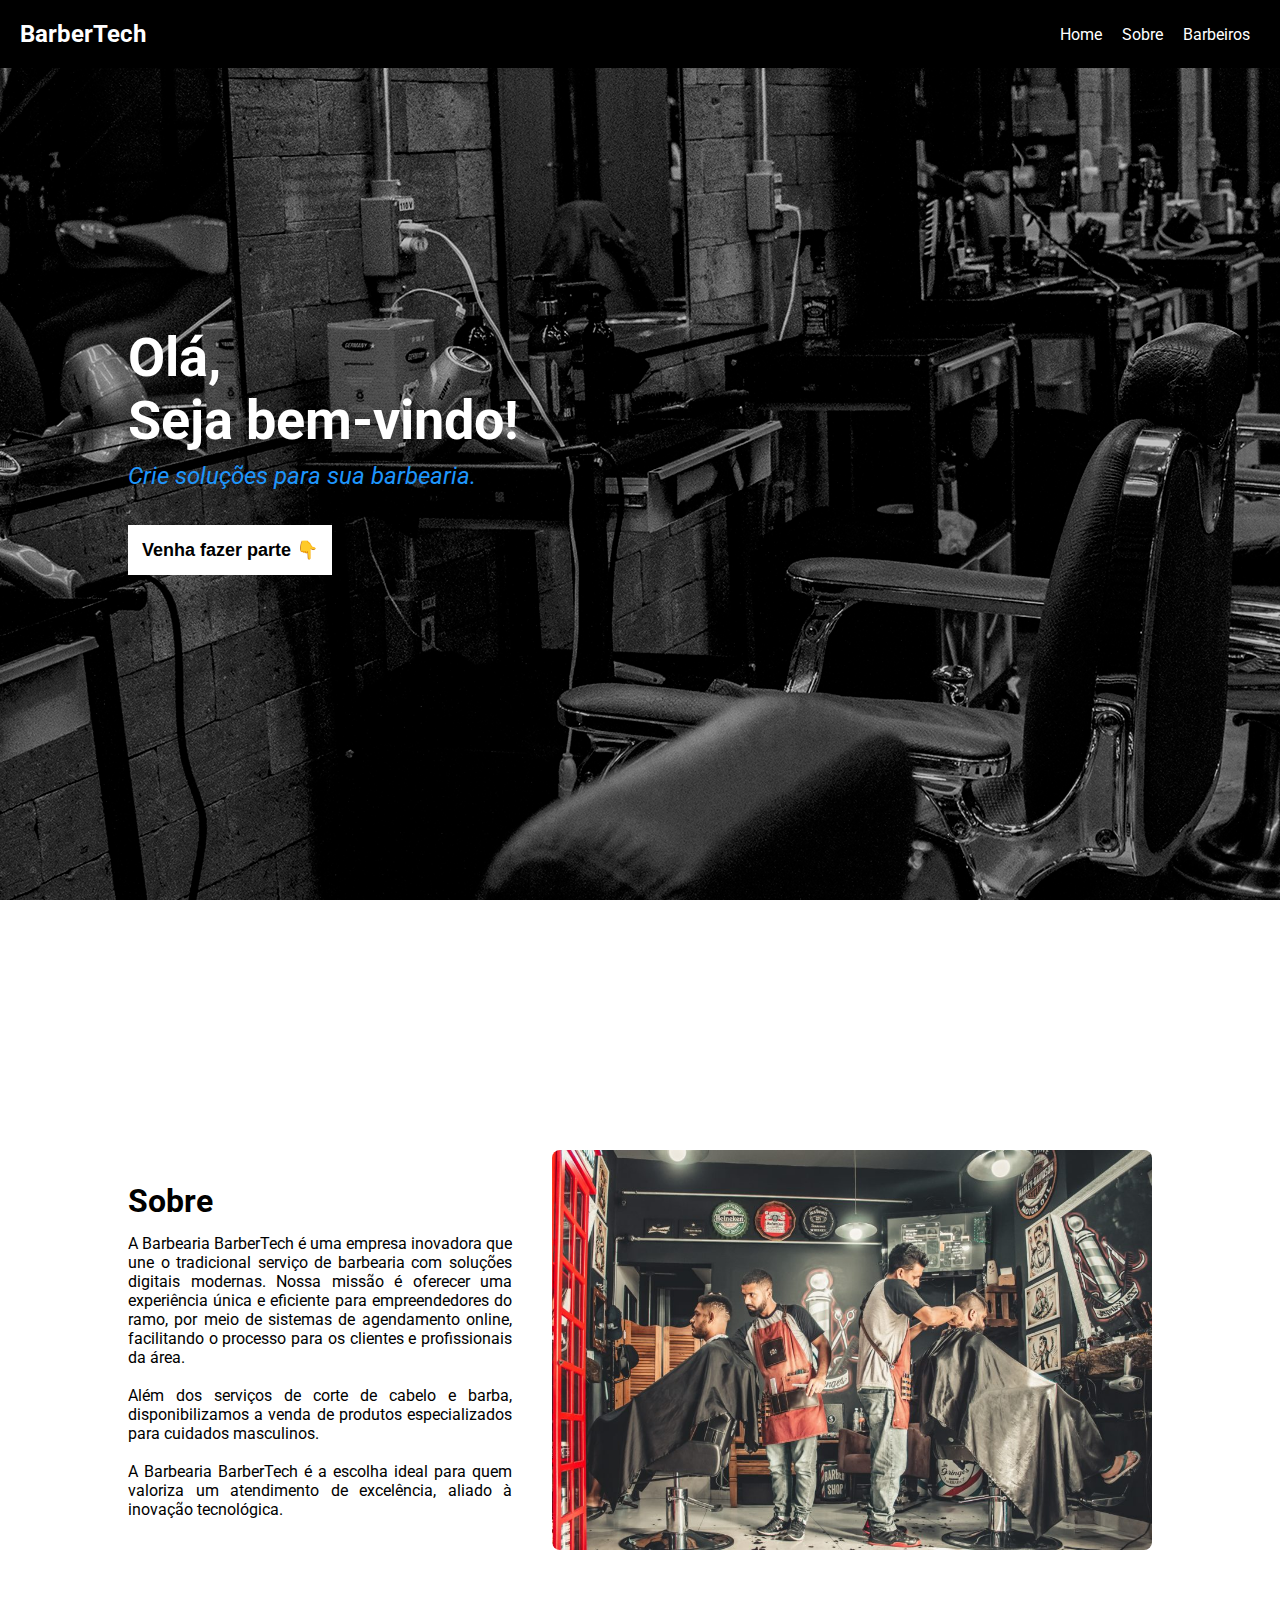
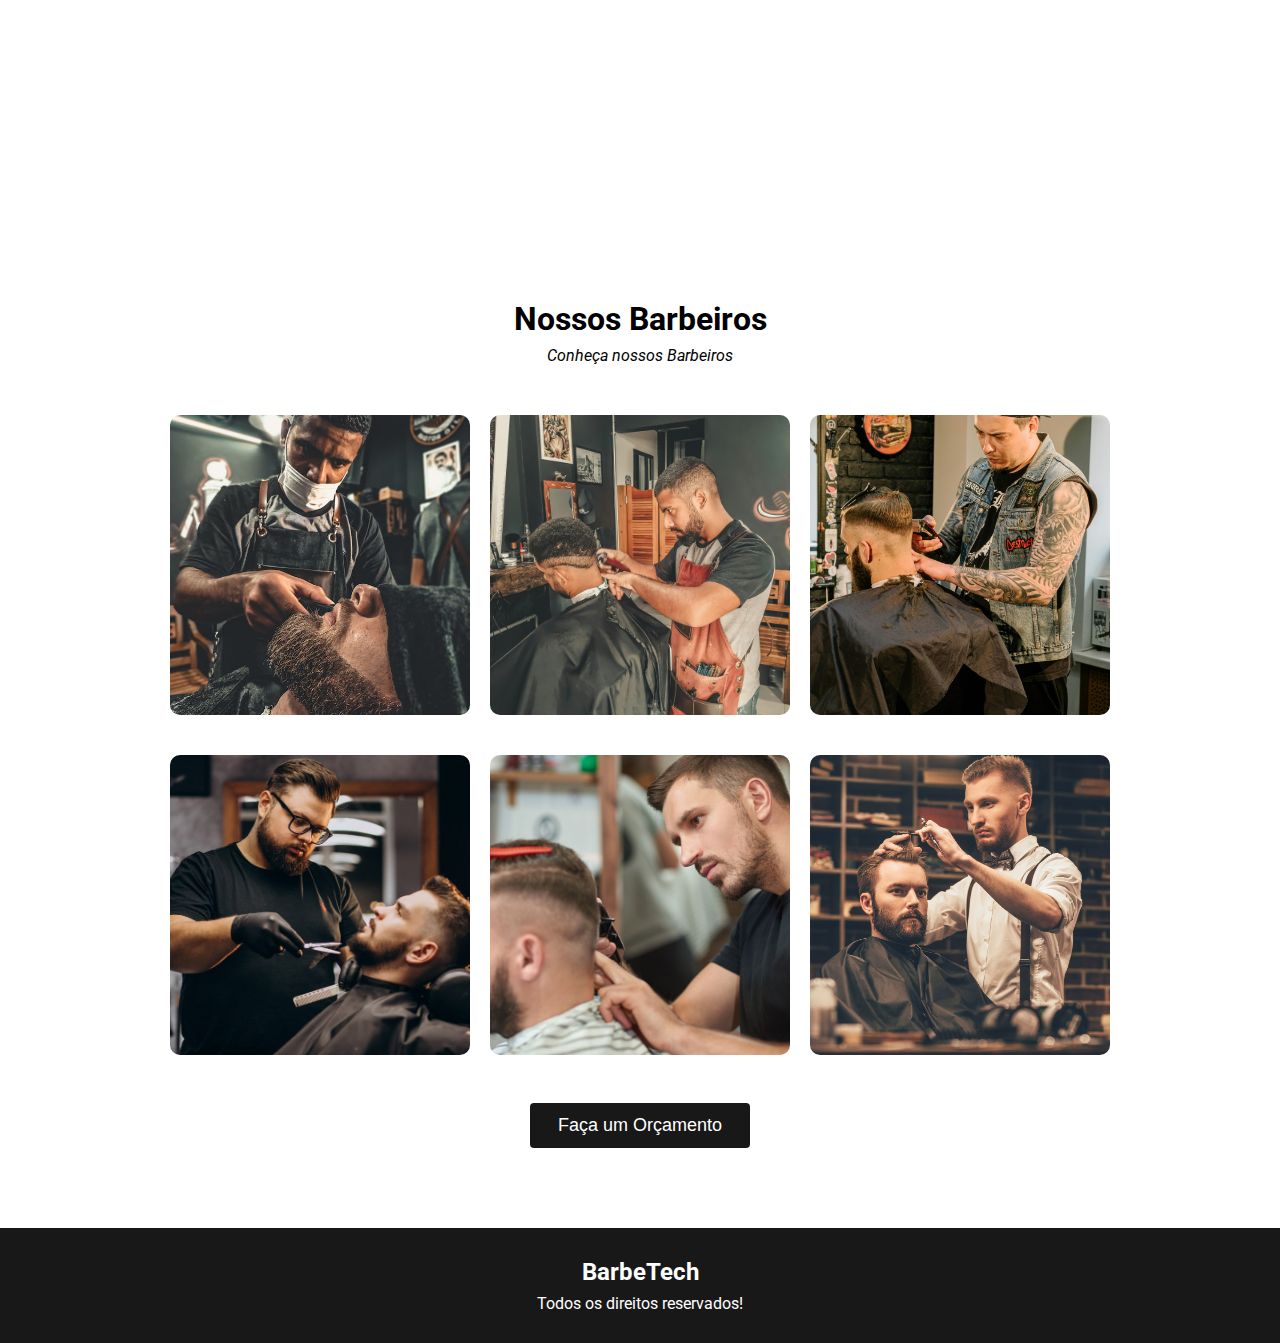
<file: index.html>
<!DOCTYPE html>
<html lang="pt-BR">
  <head>
    <meta charset="UTF-8" />
    <meta name="viewport" content="width=device-width, initial-scale=1.0" />
    <title>BarberTech - Home</title>
    <link rel="stylesheet" href="index.css" />
    <link
      rel="shortcut icon"
      href="images/logo_barbertech.jpg"
      type="image/x-icon"
    />
  </head>
  <body>
    <nav class="nav">
      <div class="nav-left">
        <p>BarberTech</p>
      </div>
      <div class="nav-right">
        <a href="#index-Home">Home</a>
        <a href="#index-Sobre">Sobre</a>
        <a href="#index-Barbeiros">Barbeiros</a>
      </div>
    </nav>

    <section id="index-Home" class="index-main">
      <div>
        <h1>
          Olá,<br />
          Seja bem-vindo!
        </h1>
        <p>Crie soluções para sua barbearia.</p>
        <a href="login.html">
          <button class="index-call-to-action">Venha fazer parte 👇</button>
        </a>
      </div>
    </section>

    <section id="index-Sobre" class="index-about">
      <div>
        <h2>Sobre</h2>
        <p>
          A Barbearia BarberTech é uma empresa inovadora que une o tradicional
          serviço de barbearia com soluções digitais modernas. Nossa missão é
          oferecer uma experiência única e eficiente para empreendedores do
          ramo, por meio de sistemas de agendamento online, facilitando o
          processo para os clientes e profissionais da área.
          <br />
          <br />
          Além dos serviços de corte de cabelo e barba, disponibilizamos a venda
          de produtos especializados para cuidados masculinos.
          <br />
          <br />A Barbearia BarberTech é a escolha ideal para quem valoriza um
          atendimento de excelência, aliado à inovação tecnológica.
        </p>
      </div>
      <img src="./images/barbearia01.png" alt="Barbeiros da BarberTech" />
    </section>

    <section id="index-Barbeiros" class="index-barbeiros">
      <h2>Nossos Barbeiros</h2>
      <p>Conheça nossos Barbeiros</p>

      <div class="index-barbeiros-list">
        <img src="./images/barbeiro01.jpeg" alt="Foto do Barbeiro 1" />
        <img src="./images/barbeiro02.jpg" alt="Foto do Barbeiro 2" />
        <img src="./images/barbeiro03.jpg" alt="Foto do Barbeiro 3" />
      </div>

      <div class="index-barbeiros-list">
        <img src="./images/barbeiro04.jpg" alt="Foto do Barbeiro 4" />
        <img src="./images/barbeiro05.jpg" alt="Foto do Barbeiro 5" />
        <img src="./images/barbeiro06.jpg" alt="Foto do Barbeiro 6" />
      </div>

      <a href="login.html">
        <button class="index-action">Faça um Orçamento</button>
      </a>
    </section>

    <footer>
      <h3><a href="#">BarbeTech</a></h3>
      <p>Todos os direitos reservados!</p>
    </footer>
  </body>
</html>
</file>
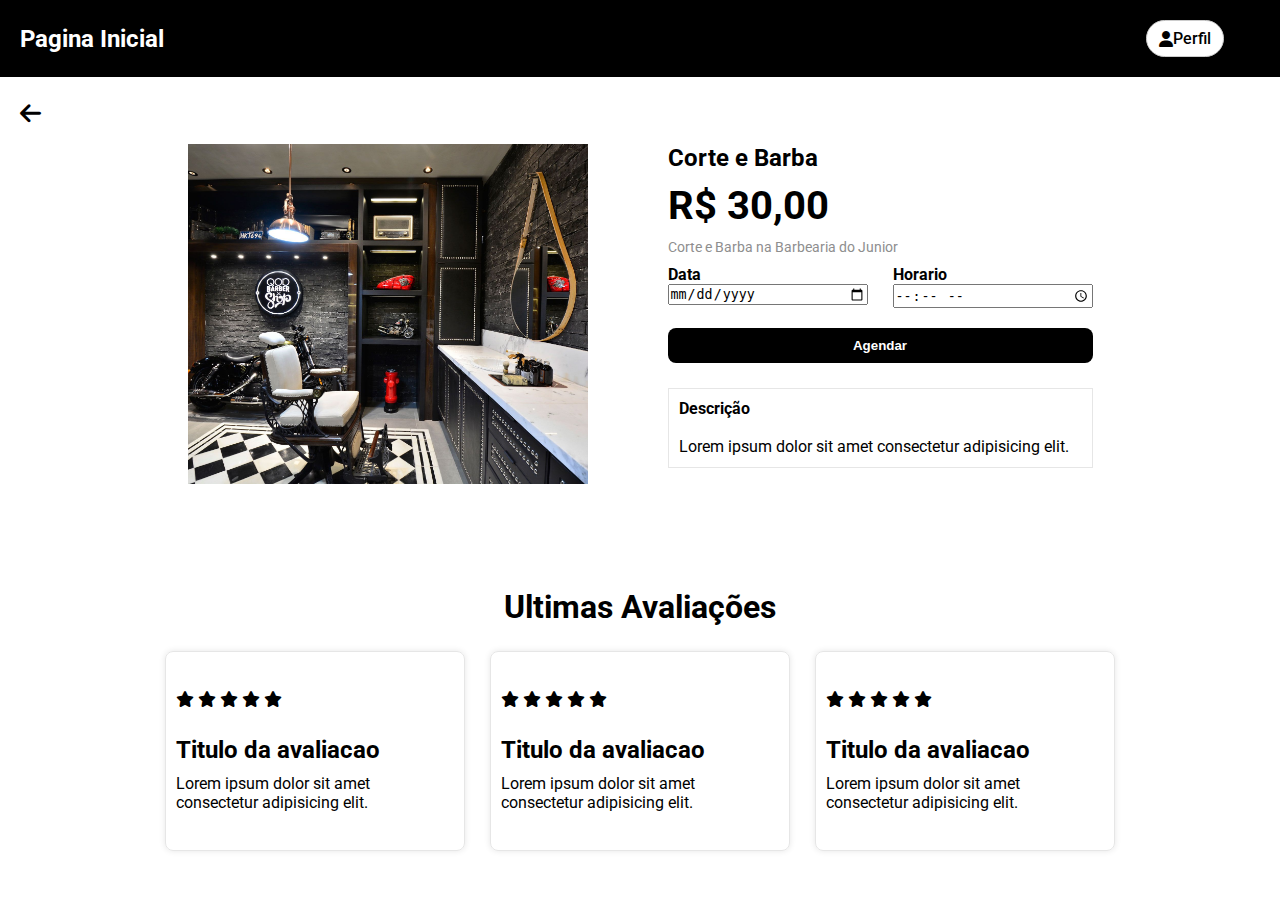
<file: barbearia.html>
<!DOCTYPE html>
<html lang="en">
  <head>
    <meta charset="UTF-8" />
    <meta name="viewport" content="width=device-width, initial-scale=1.0" />
    <title>BarberTech</title>
    <link rel="stylesheet" href="index.css" />
    <link
      rel="shortcut icon"
      href="images/logo_barbertech.jpg"
      type="image/x-icon"
    />
    <link
      rel="stylesheet"
      href="https://cdnjs.cloudflare.com/ajax/libs/font-awesome/6.7.2/css/all.min.css"
      integrity="sha512-Evv84Mr4kqVGRNSgIGL/F/aIDqQb7xQ2vcrdIwxfjThSH8CSR7PBEakCr51Ck+w+/U6swU2Im1vVX0SVk9ABhg=="
      crossorigin="anonymous"
      referrerpolicy="no-referrer"
    />
  </head>
  <body>
    <nav class="nav">
      <div class="nav-left">
        <p>Pagina Inicial</p>
      </div>
      <div class="nav-right">
        <div
          class="pag_inicial-profile-container"
          id="pag_inicial-profileContainer"
        >
          <div
            class="pag_inicial-profile-button"
            id="pag_inicial-profileButton"
          >
            <i class="fa-solid fa-user"></i>
            <span>Perfil</span>
          </div>
          <div class="pag_inicial-dropdown" id="pag_inicial-dropdownMenu">
            <a href="#">Meu Perfil</a>
            <a href="#">Agendamentos</a>
            <a href="index.html">Sair</a>
          </div>
        </div>
      </div>
    </nav>

    <span class="back-button"
      ><a href="pag_inicial.html"><i class="fa-solid fa-arrow-left"></i></a
    ></span>

    <div class="card-produto">
      <div class="card-header">
        <div class="card-img">
          <img src="images/43cb8025cbcd0308ac46e02a16e01483.jpg" alt="" />
        </div>
      </div>
      <div class="card-body">
        <h2>Corte e Barba</h2>
        <div class="card-info">
          <div class="card-preco">R$ 30,00</div>
          <p>Corte e Barba na Barbearia do Junior</p>
        </div>
        <div class="card-data">
          <div class="data">
            <h4>Data</h4>
            <input type="date" />
          </div>
          <div class="horario">
            <h4>Horario</h4>
            <input type="time" />
          </div>
        </div>
        <div class="card-footer">
          <div class="card-agendar">
            <button>Agendar</button>
          </div>
          <div class="card-descricao">
            <h4>Descrição</h4>
            <br />
            <p>Lorem ipsum dolor sit amet consectetur adipisicing elit.</p>
          </div>
        </div>
      </div>
    </div>

    <div class="avaliacoes">
      <h1>Ultimas Avaliações</h1>
      <div class="avaliacoes-container">
        <div class="avaliacoes-card">
          <div class="avaliacoes-stars">
            <i class="fa-solid fa-star"></i>
            <i class="fa-solid fa-star"></i>
            <i class="fa-solid fa-star"></i>
            <i class="fa-solid fa-star"></i>
            <i class="fa-solid fa-star"></i>
          </div>
          <div class="avaliacoes-info">
            <h2>Titulo da avaliacao</h2>
            <p>Lorem ipsum dolor sit amet consectetur adipisicing elit.</p>
          </div>
        </div>

        <div class="avaliacoes-card">
          <div class="avaliacoes-stars">
            <i class="fa-solid fa-star"></i>
            <i class="fa-solid fa-star"></i>
            <i class="fa-solid fa-star"></i>
            <i class="fa-solid fa-star"></i>
            <i class="fa-solid fa-star"></i>
          </div>
          <div class="avaliacoes-info">
            <h2>Titulo da avaliacao</h2>
            <p>Lorem ipsum dolor sit amet consectetur adipisicing elit.</p>
          </div>
        </div>

        <div class="avaliacoes-card">
          <div class="avaliacoes-stars">
            <i class="fa-solid fa-star"></i>
            <i class="fa-solid fa-star"></i>
            <i class="fa-solid fa-star"></i>
            <i class="fa-solid fa-star"></i>
            <i class="fa-solid fa-star"></i>
          </div>
          <div class="avaliacoes-info">
            <h2>Titulo da avaliacao</h2>
            <p>Lorem ipsum dolor sit amet consectetur adipisicing elit.</p>
          </div>
        </div>
      </div>
    </div>
    <script src="script.js"></script>
  </body>
</html>
</file>
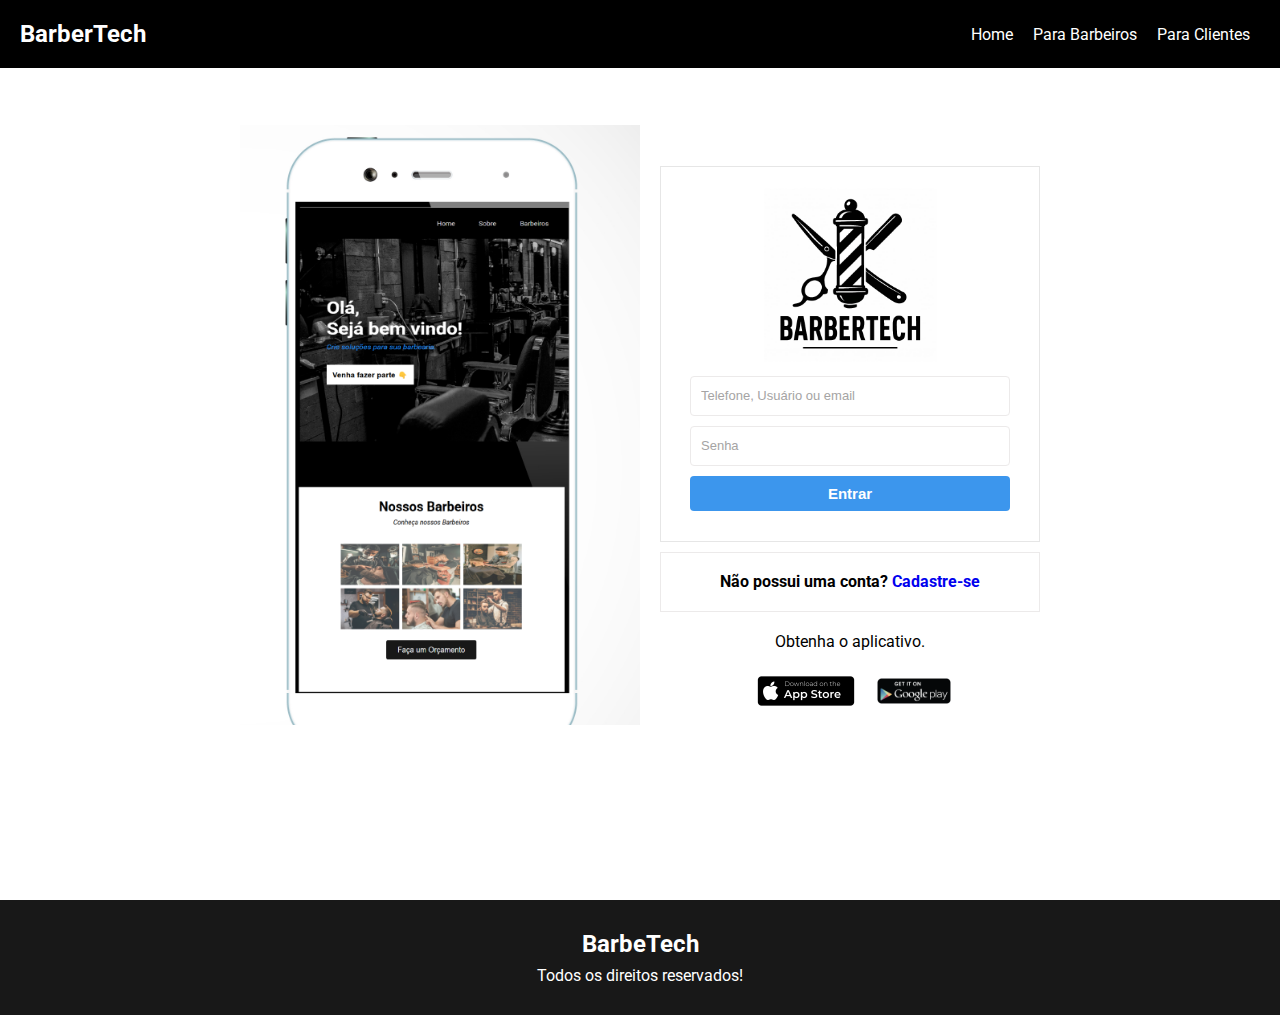
<file: login.html>
<!DOCTYPE html>
<html lang="pt-BR">
  <head>
    <meta charset="UTF-8" />
    <meta name="viewport" content="width=device-width, initial-scale=1.0" />
    <title>Login - BarberTech</title>
    <link rel="stylesheet" href="index.css" />
    <link
      rel="shortcut icon"
      href="images/logo_barbertech.jpg"
      type="image/x-icon"
    />
  </head>
  <body>
    <div id="login-wrapper">
      <nav class="nav">
        <div class="nav-left">
          <p>BarberTech</p>
        </div>
        <div class="nav-right">
          <a href="index.html">Home</a>
          <a href="login_babeiro.html">Para Barbeiros</a>
          <a href="login.html">Para Clientes</a>
        </div>
      </nav>

      <div id="login-container">
        <div class="login-column login-left">
          <div class="login-image"></div>
        </div>

        <div class="login-column login-right">
          <div class="login-login-panel">
            <div class="login-logo">
              <img
                class="login-logo-img"
                src="./images/22e138b4-f4ea-49cb-8236-1c596cfdb094.jpg"
                alt="logo da barbertech"
              />
            </div>
            <form>
              <input
                placeholder="Telefone, Usuário ou email"
                type="email"
                name="username"
              />
              <input placeholder="Senha" type="password" name="password" />
              <div class="login-entrar">
                <a href="pag_inicial.html"
                  ><button type="button">Entrar</button></a
                >
              </div>
            </form>
          </div>

          <div class="login-infobox">
            <p>Não possui uma conta? <a href="signup.html">Cadastre-se</a></p>
          </div>

          <div class="login-get-app-panel">
            Obtenha o aplicativo.
            <div class="login-app-buttons">
              <a href="#"
                ><img src="./images/appstore.jpg" alt="Baixe na AppStore"
              /></a>
              <a href="#"
                ><img src="./images/googleplay.png" alt="Baixe no Googleplay"
              /></a>
            </div>
          </div>
        </div>
      </div>

      <footer>
        <h3><a href="#">BarbeTech</a></h3>
        <p>Todos os direitos reservados!</p>
      </footer>
    </div>
  </body>
</html>
</file>
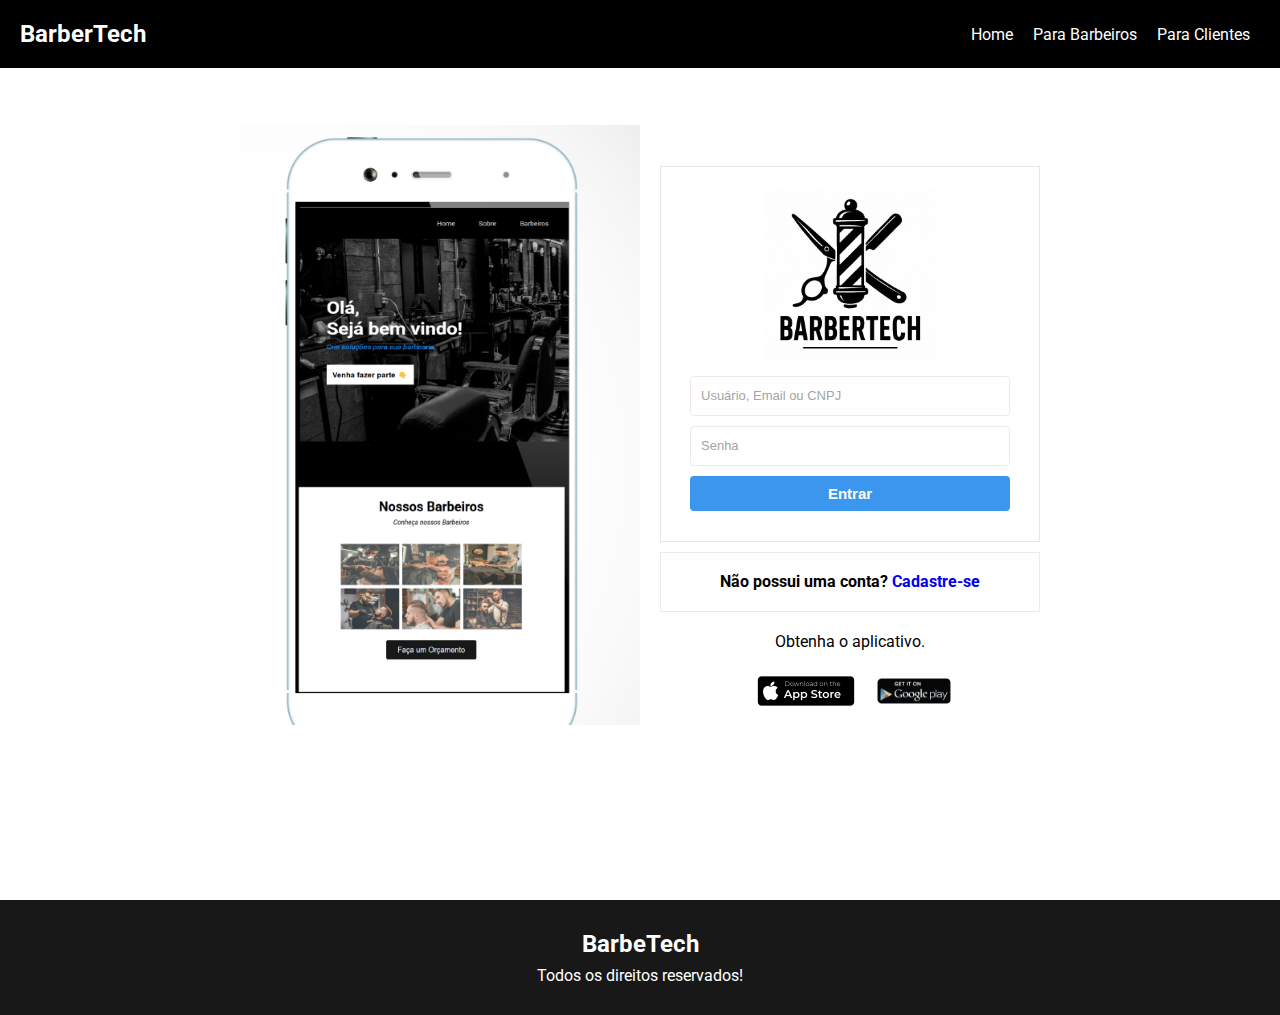
<file: login_babeiro.html>
<!DOCTYPE html>
<html lang="pt-BR">
  <head>
    <meta charset="UTF-8" />
    <meta name="viewport" content="width=device-width, initial-scale=1.0" />
    <title>Login - BarberTech</title>
    <link rel="stylesheet" href="index.css" />
    <link
      rel="shortcut icon"
      href="images/logo_barbertech.jpg"
      type="image/x-icon"
    />
  </head>
  <body>
    <div id="login-wrapper">
      <nav class="nav">
        <div class="nav-left">
          <p>BarberTech</p>
        </div>
        <div class="nav-right">
          <a href="index.html">Home</a>
          <a href="login_babeiro.html">Para Barbeiros</a>
          <a href="login.html">Para Clientes</a>
        </div>
      </nav>

      <div id="login-container">
        <div class="login-column login-left">
          <div class="login-image"></div>
        </div>

        <div class="login-column login-right">
          <div class="login-login-panel">
            <div class="login-logo">
              <img
                class="login-logo-img"
                src="./images/22e138b4-f4ea-49cb-8236-1c596cfdb094.jpg"
                alt="logo da barbertech"
              />
            </div>
            <form>
              <input
                placeholder="Usuário, Email ou CNPJ"
                type="email"
                name="username"
              />
              <input placeholder="Senha" type="password" name="password" />
              <div class="login-entrar">
                <a href="pag_inicial_barbeiro.html"
                  ><button type="button">Entrar</button></a
                >
              </div>
            </form>
          </div>

          <div class="login-infobox">
            <p>
              Não possui uma conta?
              <a href="signup_barbeiro.html">Cadastre-se</a>
            </p>
          </div>

          <div class="login-get-app-panel">
            Obtenha o aplicativo.
            <div class="login-app-buttons">
              <a href="#"
                ><img src="./images/appstore.jpg" alt="Baixe na AppStore"
              /></a>
              <a href="#"
                ><img src="./images/googleplay.png" alt="Baixe no Googleplay"
              /></a>
            </div>
          </div>
        </div>
      </div>

      <footer>
        <h3><a href="#">BarbeTech</a></h3>
        <p>Todos os direitos reservados!</p>
      </footer>
    </div>
  </body>
</html>
</file>
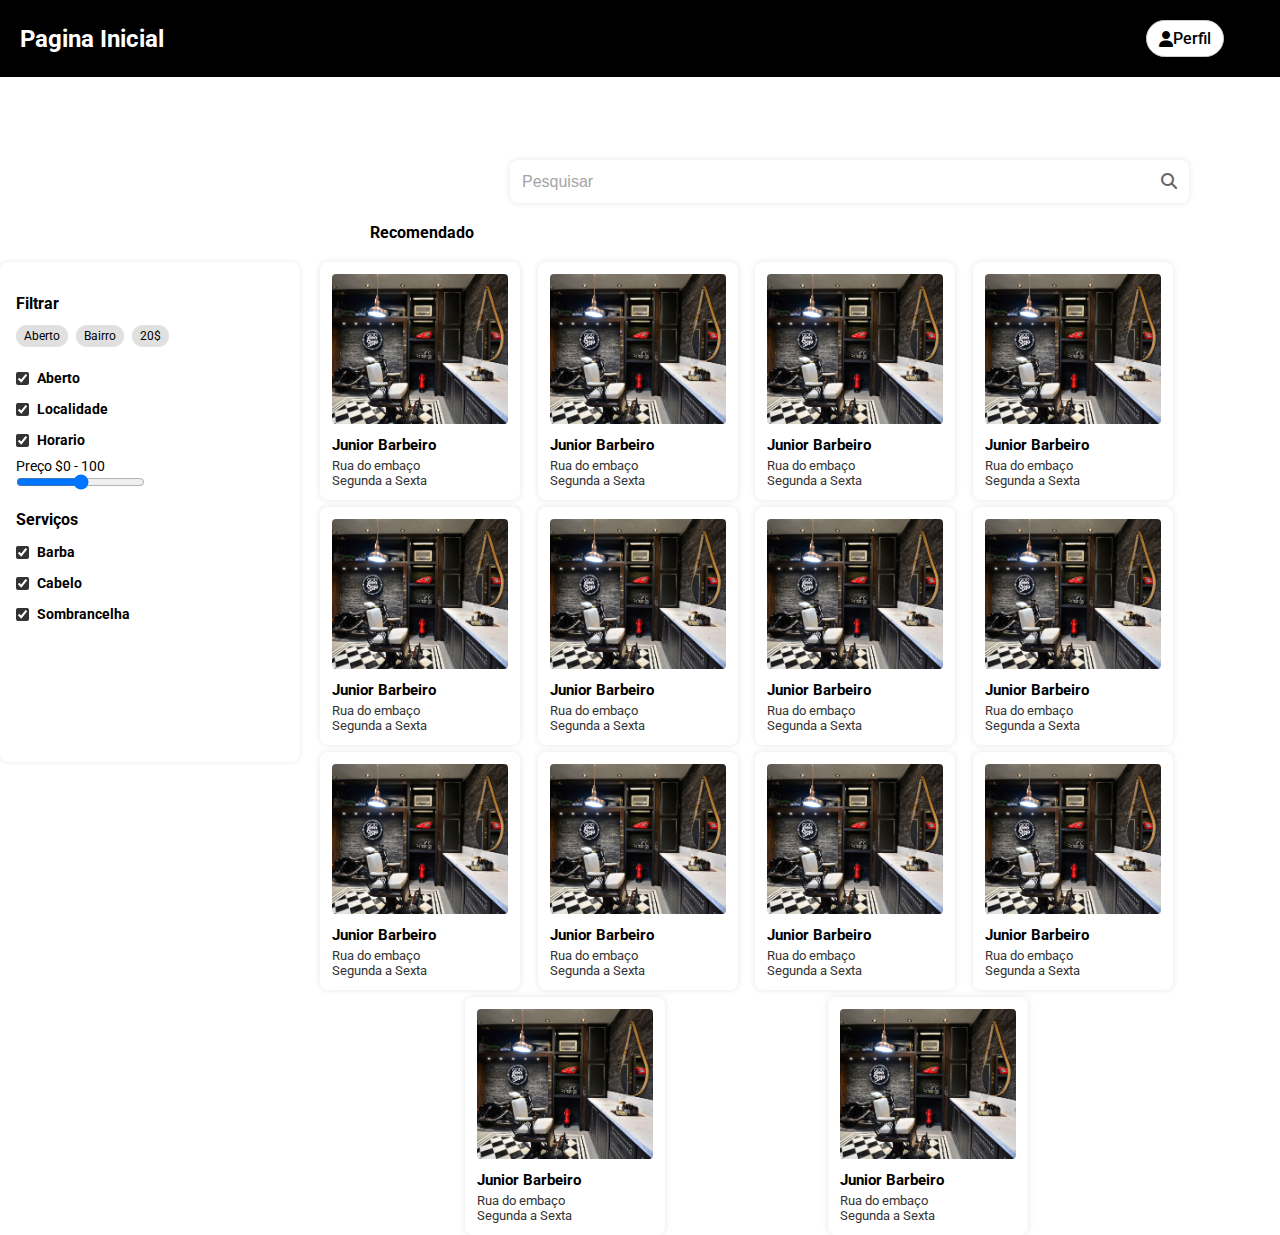
<file: pag_inicial.html>
<!DOCTYPE html>
<html lang="pt-BR">
  <head>
    <meta charset="UTF-8" />
    <meta name="viewport" content="width=device-width, initial-scale=1.0" />
    <title>Pagina Inicial</title>
    <link rel="stylesheet" href="index.css" />
    <link
      rel="shortcut icon"
      href="images/logo_barbertech.jpg"
      type="image/x-icon"
    />
    <link
      rel="stylesheet"
      href="https://cdnjs.cloudflare.com/ajax/libs/font-awesome/6.7.2/css/all.min.css"
      integrity="sha512-Evv84Mr4kqVGRNSgIGL/F/aIDqQb7xQ2vcrdIwxfjThSH8CSR7PBEakCr51Ck+w+/U6swU2Im1vVX0SVk9ABhg=="
      crossorigin="anonymous"
      referrerpolicy="no-referrer"
    />
  </head>
  <body>
    <nav class="nav">
      <div class="nav-left">
        <p>Pagina Inicial</p>
      </div>
      <div class="nav-right">
        <div
          class="pag_inicial-profile-container"
          id="pag_inicial-profileContainer"
        >
          <div
            class="pag_inicial-profile-button"
            id="pag_inicial-profileButton"
          >
            <i class="fa-solid fa-user"></i>
            <span>Perfil</span>
          </div>
          <div class="pag_inicial-dropdown" id="pag_inicial-dropdownMenu">
            <a href="#">Meu Perfil</a>
            <a href="#">Agendamentos</a>
            <a href="index.html">Sair</a>
          </div>
        </div>
      </div>
    </nav>

    <div class="pag_inicial-container_inicial">
      <aside class="sidebar">
        <h3>Filtrar</h3>
        <div class="tags">
          <span class="tag">Aberto </span>
          <span class="tag">Bairro </span>
          <span class="tag">20$</span>
        </div>

        <label><input type="checkbox" checked /> Aberto</label>
        <label><input type="checkbox" checked /> Localidade</label>
        <label><input type="checkbox" checked /> Horario</label>

        <div class="range-label">Preço $0 - 100</div>
        <input type="range" min="0" max="100" />

        <h3>Serviços</h3>
        <label><input type="checkbox" checked /> Barba</label>
        <label><input type="checkbox" checked /> Cabelo</label>
        <label><input type="checkbox" checked /> Sombrancelha</label>
      </aside>

      <section class="pag_inicial-content">
        <div class="pag_inicial-pesquisa">
          <input
            class="pag_inicial-pesquisa-input"
            type="text"
            placeholder="Pesquisar"
          />
          <span><i class="fa-solid fa-magnifying-glass"></i></span>
        </div>
        <div class="recomendados">
          <p>Recomendado</p>
        </div>
        <div class="pag_inicial-cards-grid">
          <div class="pag_inicial-card">
            <img src="images/43cb8025cbcd0308ac46e02a16e01483.jpg" alt="" />
            <h4>Junior Barbeiro</h4>
            <p class="pag_inicial-location">Rua do embaço</p>
            <p>Segunda a Sexta</p>
          </div>
          <div class="pag_inicial-card">
            <img src="images/43cb8025cbcd0308ac46e02a16e01483.jpg" alt="" />
            <h4>Junior Barbeiro</h4>
            <p class="pag_inicial-location">Rua do embaço</p>
            <p>Segunda a Sexta</p>
          </div>
          <div class="pag_inicial-card">
            <img src="images/43cb8025cbcd0308ac46e02a16e01483.jpg" alt="" />
            <h4>Junior Barbeiro</h4>
            <p class="pag_inicial-location">Rua do embaço</p>
            <p>Segunda a Sexta</p>
          </div>
          <div class="pag_inicial-card">
            <img src="images/43cb8025cbcd0308ac46e02a16e01483.jpg" alt="" />
            <h4>Junior Barbeiro</h4>
            <p class="pag_inicial-location">Rua do embaço</p>
            <p>Segunda a Sexta</p>
          </div>
          <div class="pag_inicial-card">
            <img src="images/43cb8025cbcd0308ac46e02a16e01483.jpg" alt="" />
            <h4>Junior Barbeiro</h4>
            <p class="pag_inicial-location">Rua do embaço</p>
            <p>Segunda a Sexta</p>
          </div>
          <div class="pag_inicial-card">
            <img src="images/43cb8025cbcd0308ac46e02a16e01483.jpg" alt="" />
            <h4>Junior Barbeiro</h4>
            <p class="pag_inicial-location">Rua do embaço</p>
            <p>Segunda a Sexta</p>
          </div>
          <div class="pag_inicial-card">
            <img src="images/43cb8025cbcd0308ac46e02a16e01483.jpg" alt="" />
            <h4>Junior Barbeiro</h4>
            <p class="pag_inicial-location">Rua do embaço</p>
            <p>Segunda a Sexta</p>
          </div>
          <div class="pag_inicial-card">
            <img src="images/43cb8025cbcd0308ac46e02a16e01483.jpg" alt="" />
            <h4>Junior Barbeiro</h4>
            <p class="pag_inicial-location">Rua do embaço</p>
            <p>Segunda a Sexta</p>
          </div>
          <div class="pag_inicial-card">
            <img src="images/43cb8025cbcd0308ac46e02a16e01483.jpg" alt="" />
            <h4>Junior Barbeiro</h4>
            <p class="pag_inicial-location">Rua do embaço</p>
            <p>Segunda a Sexta</p>
          </div>
          <div class="pag_inicial-card">
            <img src="images/43cb8025cbcd0308ac46e02a16e01483.jpg" alt="" />
            <h4>Junior Barbeiro</h4>
            <p class="pag_inicial-location">Rua do embaço</p>
            <p>Segunda a Sexta</p>
          </div>
          <div class="pag_inicial-card">
            <img src="images/43cb8025cbcd0308ac46e02a16e01483.jpg" alt="" />
            <h4>Junior Barbeiro</h4>
            <p class="pag_inicial-location">Rua do embaço</p>
            <p>Segunda a Sexta</p>
          </div>
          <div class="pag_inicial-card">
            <img src="images/43cb8025cbcd0308ac46e02a16e01483.jpg" alt="" />
            <h4>Junior Barbeiro</h4>
            <p class="pag_inicial-location">Rua do embaço</p>
            <p>Segunda a Sexta</p>
          </div>
          <div class="pag_inicial-card">
            <img src="images/43cb8025cbcd0308ac46e02a16e01483.jpg" alt="" />
            <h4>Junior Barbeiro</h4>
            <p class="pag_inicial-location">Rua do embaço</p>
            <p>Segunda a Sexta</p>
          </div>
          <div class="pag_inicial-card">
            <img src="images/43cb8025cbcd0308ac46e02a16e01483.jpg" alt="" />
            <h4>Junior Barbeiro</h4>
            <p class="pag_inicial-location">Rua do embaço</p>
            <p>Segunda a Sexta</p>
          </div>
        </div>
      </section>
    </div>

    <script src="script.js"></script>
  </body>
</html>
</file>
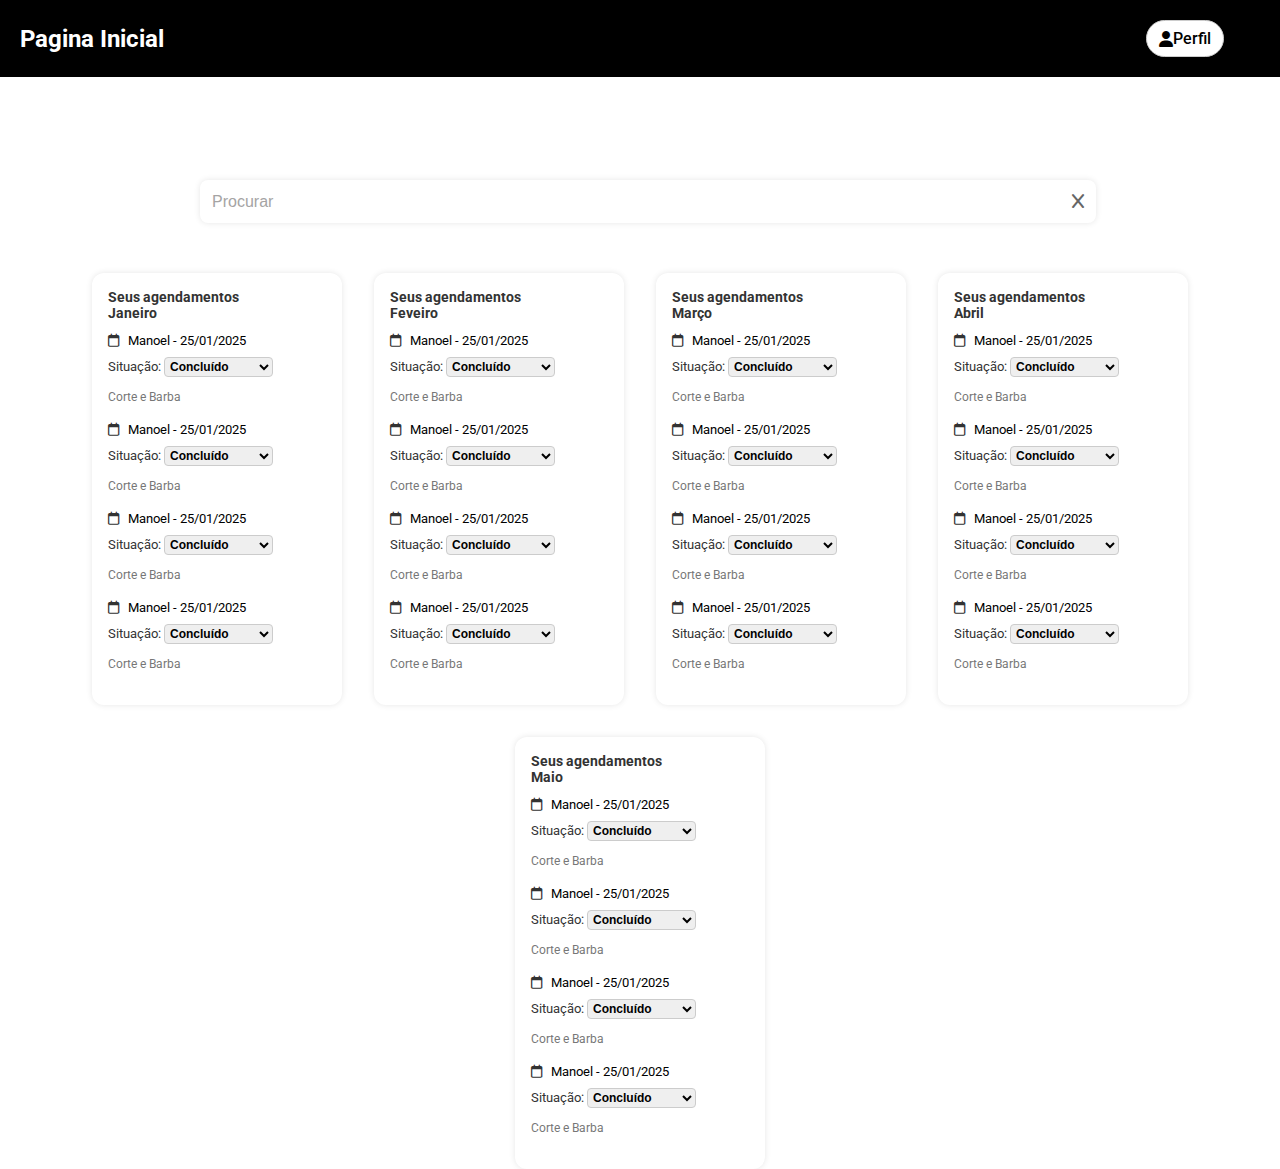
<file: pag_inicial_barbeiro.html>
<!DOCTYPE html>
<html lang="pt-BR">
  <head>
    <meta charset="UTF-8" />
    <meta name="viewport" content="width=device-width, initial-scale=1.0" />
    <title>Barbeiro - Agendamentos</title>
    <link rel="stylesheet" href="index.css" />
    <link
      rel="shortcut icon"
      href="images/logo_barbertech.jpg"
      type="image/x-icon"
    />
    <link
      rel="stylesheet"
      href="https://cdnjs.cloudflare.com/ajax/libs/font-awesome/6.7.2/css/all.min.css"
      integrity="sha512-Evv84Mr4kqVGRNSgIGL/F/aIDqQb7xQ2vcrdIwxfjThSH8CSR7PBEakCr51Ck+w+/U6swU2Im1vVX0SVk9ABhg=="
      crossorigin="anonymous"
      referrerpolicy="no-referrer"
    />
  </head>
  <body>
    <nav class="nav">
      <div class="nav-left">
        <p>Pagina Inicial</p>
      </div>
      <div class="nav-right">
        <div
          class="pag_inicial-profile-container"
          id="pag_inicial-profileContainer"
        >
          <div
            class="pag_inicial-profile-button"
            id="pag_inicial-profileButton"
          >
            <i class="fa-solid fa-user"></i>
            <span>Perfil</span>
          </div>
          <div class="pag_inicial-dropdown" id="pag_inicial-dropdownMenu">
            <a href="perfil_barbearia.html">Meu Perfil</a>
            <a href="#">Configurações</a>
            <a href="index.html">Sair</a>
          </div>
        </div>
      </div>
    </nav>

    <div
      class="pag_inicial-container_inicial"
      style="flex-direction: column; align-items: center"
    >
      <div class="pag_inicial-pesquisa" style="margin-top: 20px">
        <input
          class="pag_inicial-pesquisa-input"
          type="text"
          placeholder="Procurar"
        />
        <span><i class="fa-solid fa-x"></i></span>
      </div>

      <div class="barbeiro-agendamentos-container">
        <!-- Coluna de agendamentos -->
        <div class="agendamentos-coluna">
          <h4>Seus agendamentos<br />Janeiro</h4>
          <div class="agendamento-item">
            <i class="fa-regular fa-calendar"></i> Manoel - 25/01/2025
            <p>
              Situação:
              <select name="" id="opcao">
                <option value="">Concluído</option>
                <option value="">Pendente</option>
                <option value="">Cancelado</option>
              </select>
              <br />
              <small>Corte e Barba</small>
            </p>
          </div>

          <div class="agendamento-item">
            <i class="fa-regular fa-calendar"></i> Manoel - 25/01/2025
            <p>
              Situação:
              <select name="" id="opcao">
                <option value="">Concluído</option>
                <option value="">Pendente</option>
                <option value="">Cancelado</option>
              </select>
              <br />
              <small>Corte e Barba</small>
            </p>
          </div>

          <div class="agendamento-item">
            <i class="fa-regular fa-calendar"></i> Manoel - 25/01/2025
            <p>
              Situação:
              <select name="" id="opcao">
                <option value="">Concluído</option>
                <option value="">Pendente</option>
                <option value="">Cancelado</option>
              </select>
              <br />
              <small>Corte e Barba</small>
            </p>
          </div>

          <div class="agendamento-item">
            <i class="fa-regular fa-calendar"></i> Manoel - 25/01/2025
            <p>
              Situação:
              <select name="" id="opcao">
                <option value="">Concluído</option>
                <option value="">Pendente</option>
                <option value="">Cancelado</option>
              </select>
              <br />
              <small>Corte e Barba</small>
            </p>
          </div>
        </div>
        <div class="agendamentos-coluna">
          <h4>Seus agendamentos<br />Feveiro</h4>
          <div class="agendamento-item">
            <i class="fa-regular fa-calendar"></i> Manoel - 25/01/2025
            <p>
              Situação:
              <select name="" id="opcao">
                <option value="">Concluído</option>
                <option value="">Pendente</option>
                <option value="">Cancelado</option>
              </select>
              <br />
              <small>Corte e Barba</small>
            </p>
          </div>

          <div class="agendamento-item">
            <i class="fa-regular fa-calendar"></i> Manoel - 25/01/2025
            <p>
              Situação:
              <select name="" id="opcao">
                <option value="">Concluído</option>
                <option value="">Pendente</option>
                <option value="">Cancelado</option>
              </select>
              <br />
              <small>Corte e Barba</small>
            </p>
          </div>

          <div class="agendamento-item">
            <i class="fa-regular fa-calendar"></i> Manoel - 25/01/2025
            <p>
              Situação:
              <select name="" id="opcao">
                <option value="">Concluído</option>
                <option value="">Pendente</option>
                <option value="">Cancelado</option>
              </select>
              <br />
              <small>Corte e Barba</small>
            </p>
          </div>

          <div class="agendamento-item">
            <i class="fa-regular fa-calendar"></i> Manoel - 25/01/2025
            <p>
              Situação:
              <select name="" id="opcao">
                <option value="">Concluído</option>
                <option value="">Pendente</option>
                <option value="">Cancelado</option>
              </select>
              <br />
              <small>Corte e Barba</small>
            </p>
          </div>
        </div>
        <div class="agendamentos-coluna">
          <h4>Seus agendamentos<br />Março</h4>
          <div class="agendamento-item">
            <i class="fa-regular fa-calendar"></i> Manoel - 25/01/2025
            <p>
              Situação:
              <select name="" id="opcao">
                <option value="">Concluído</option>
                <option value="">Pendente</option>
                <option value="">Cancelado</option>
              </select>
              <br />
              <small>Corte e Barba</small>
            </p>
          </div>

          <div class="agendamento-item">
            <i class="fa-regular fa-calendar"></i> Manoel - 25/01/2025
            <p>
              Situação:
              <select name="" id="opcao">
                <option value="">Concluído</option>
                <option value="">Pendente</option>
                <option value="">Cancelado</option>
              </select>
              <br />
              <small>Corte e Barba</small>
            </p>
          </div>

          <div class="agendamento-item">
            <i class="fa-regular fa-calendar"></i> Manoel - 25/01/2025
            <p>
              Situação:
              <select name="" id="opcao">
                <option value="">Concluído</option>
                <option value="">Pendente</option>
                <option value="">Cancelado</option>
              </select>
              <br />
              <small>Corte e Barba</small>
            </p>
          </div>

          <div class="agendamento-item">
            <i class="fa-regular fa-calendar"></i> Manoel - 25/01/2025
            <p>
              Situação:
              <select name="" id="opcao">
                <option value="">Concluído</option>
                <option value="">Pendente</option>
                <option value="">Cancelado</option>
              </select>
              <br />
              <small>Corte e Barba</small>
            </p>
          </div>
        </div>
        <div class="agendamentos-coluna">
          <h4>Seus agendamentos<br />Abril</h4>
          <div class="agendamento-item">
            <i class="fa-regular fa-calendar"></i> Manoel - 25/01/2025
            <p>
              Situação:
              <select name="" id="opcao">
                <option value="">Concluído</option>
                <option value="">Pendente</option>
                <option value="">Cancelado</option>
              </select>
              <br />
              <small>Corte e Barba</small>
            </p>
          </div>

          <div class="agendamento-item">
            <i class="fa-regular fa-calendar"></i> Manoel - 25/01/2025
            <p>
              Situação:
              <select name="" id="opcao">
                <option value="">Concluído</option>
                <option value="">Pendente</option>
                <option value="">Cancelado</option>
              </select>
              <br />
              <small>Corte e Barba</small>
            </p>
          </div>

          <div class="agendamento-item">
            <i class="fa-regular fa-calendar"></i> Manoel - 25/01/2025
            <p>
              Situação:
              <select name="" id="opcao">
                <option value="">Concluído</option>
                <option value="">Pendente</option>
                <option value="">Cancelado</option>
              </select>
              <br />
              <small>Corte e Barba</small>
            </p>
          </div>

          <div class="agendamento-item">
            <i class="fa-regular fa-calendar"></i> Manoel - 25/01/2025
            <p>
              Situação:
              <select name="" id="opcao">
                <option value="">Concluído</option>
                <option value="">Pendente</option>
                <option value="">Cancelado</option>
              </select>
              <br />
              <small>Corte e Barba</small>
            </p>
          </div>
        </div>
        <div class="agendamentos-coluna">
          <h4>Seus agendamentos<br />Maio</h4>
          <div class="agendamento-item">
            <i class="fa-regular fa-calendar"></i> Manoel - 25/01/2025
            <p>
              Situação:
              <select name="" id="opcao">
                <option value="">Concluído</option>
                <option value="">Pendente</option>
                <option value="">Cancelado</option>
              </select>
              <br />
              <small>Corte e Barba</small>
            </p>
          </div>

          <div class="agendamento-item">
            <i class="fa-regular fa-calendar"></i> Manoel - 25/01/2025
            <p>
              Situação:
              <select name="" id="opcao">
                <option value="">Concluído</option>
                <option value="">Pendente</option>
                <option value="">Cancelado</option>
              </select>
              <br />
              <small>Corte e Barba</small>
            </p>
          </div>

          <div class="agendamento-item">
            <i class="fa-regular fa-calendar"></i> Manoel - 25/01/2025
            <p>
              Situação:
              <select name="" id="opcao">
                <option value="">Concluído</option>
                <option value="">Pendente</option>
                <option value="">Cancelado</option>
              </select>
              <br />
              <small>Corte e Barba</small>
            </p>
          </div>

          <div class="agendamento-item">
            <i class="fa-regular fa-calendar"></i> Manoel - 25/01/2025
            <p>
              Situação:
              <select name="" id="opcao">
                <option value="">Concluído</option>
                <option value="">Pendente</option>
                <option value="">Cancelado</option>
              </select>
              <br />
              <small>Corte e Barba</small>
            </p>
          </div>
        </div>
      </div>
    </div>

    <script src="script.js"></script>
  </body>
</html>
</file>
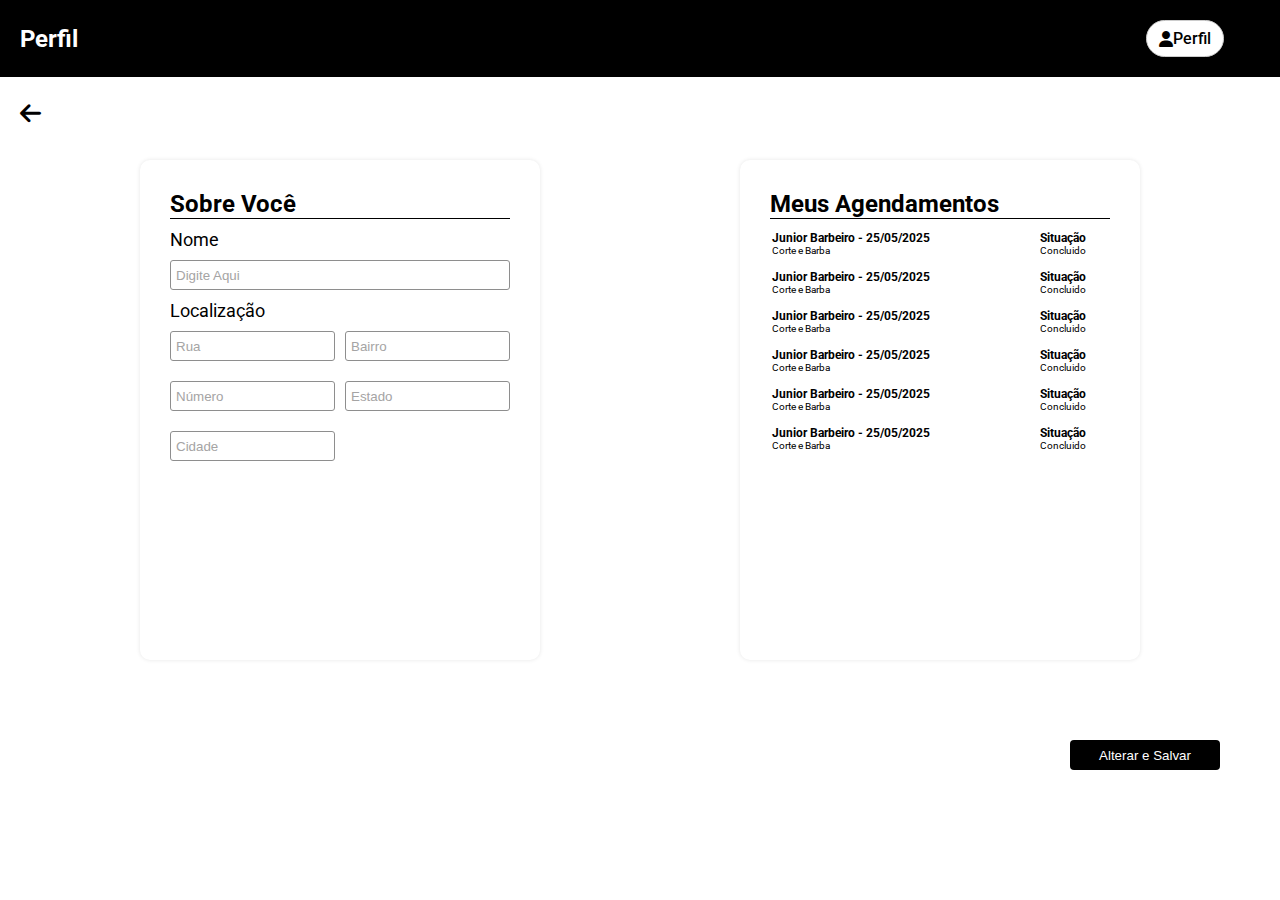
<file: perfil.html>
<!DOCTYPE html>
<html lang="en">
  <head>
    <meta charset="UTF-8" />
    <meta name="viewport" content="width=device-width, initial-scale=1.0" />
    <title>Meu Perfil</title>
    <link rel="stylesheet" href="index.css" />
    <link
      rel="shortcut icon"
      href="images/logo_barbertech.jpg"
      type="image/x-icon"
    />
    <link
      rel="stylesheet"
      href="https://cdnjs.cloudflare.com/ajax/libs/font-awesome/6.7.2/css/all.min.css"
      integrity="sha512-Evv84Mr4kqVGRNSgIGL/F/aIDqQb7xQ2vcrdIwxfjThSH8CSR7PBEakCr51Ck+w+/U6swU2Im1vVX0SVk9ABhg=="
      crossorigin="anonymous"
      referrerpolicy="no-referrer"
    />
  </head>
  <body>
    <nav class="nav">
      <div class="nav-left">
        <p>Perfil</p>
      </div>
      <div class="nav-right">
        <div
          class="pag_inicial-profile-container"
          id="pag_inicial-profileContainer"
        >
          <div
            class="pag_inicial-profile-button"
            id="pag_inicial-profileButton"
          >
            <i class="fa-solid fa-user"></i>
            <span>Perfil</span>
          </div>
          <div class="pag_inicial-dropdown" id="pag_inicial-dropdownMenu">
            <a href="perfil">Meu Perfil</a>
            <a href="#">Configurações</a>
            <a href="index.html">Sair</a>
          </div>
        </div>
      </div>
    </nav>

    <span class="back-button"
      ><a href="pag_inicial.html"><i class="fa-solid fa-arrow-left"></i></a
    ></span>

    <div class="container-perfil">
      <div class="aboutme">
        <h2 class="sobrevc">Sobre Você</h2>

        <p>Nome</p>
        <input type="text" placeholder="Digite Aqui" />

        <p>Localização</p>
        <div class="loc-grid">
          <input type="text" placeholder="Rua" />
          <input type="text" placeholder="Bairro" />
          <input type="text" placeholder="Número" />
          <input type="text" placeholder="Estado" />
          <input type="text" placeholder="Cidade" />
        </div>
      </div>

      <div class="agendamentos">
        <h2 class="agenda">Meus Agendamentos</h2>
        <div class="card-agendamento">
          <div class="item">
            <div class="descricao">
              <h3>Junior Barbeiro - 25/05/2025</h3>
              <p>Corte e Barba</p>
            </div>
            <div class="info">
              <h3>Situação</h3>
              <p>Concluido</p>
            </div>
          </div>
          <div class="item">
            <div class="descricao">
              <h3>Junior Barbeiro - 25/05/2025</h3>
              <p>Corte e Barba</p>
            </div>
            <div class="info">
              <h3>Situação</h3>
              <p>Concluido</p>
            </div>
          </div>
          <div class="item">
            <div class="descricao">
              <h3>Junior Barbeiro - 25/05/2025</h3>
              <p>Corte e Barba</p>
            </div>
            <div class="info">
              <h3>Situação</h3>
              <p>Concluido</p>
            </div>
          </div>
          <div class="item">
            <div class="descricao">
              <h3>Junior Barbeiro - 25/05/2025</h3>
              <p>Corte e Barba</p>
            </div>
            <div class="info">
              <h3>Situação</h3>
              <p>Concluido</p>
            </div>
          </div>
          <div class="item">
            <div class="descricao">
              <h3>Junior Barbeiro - 25/05/2025</h3>
              <p>Corte e Barba</p>
            </div>
            <div class="info">
              <h3>Situação</h3>
              <p>Concluido</p>
            </div>
          </div>
          <div class="item">
            <div class="descricao">
              <h3>Junior Barbeiro - 25/05/2025</h3>
              <p>Corte e Barba</p>
            </div>
            <div class="info">
              <h3>Situação</h3>
              <p>Concluido</p>
            </div>
          </div>
          
        </div>
        </div>
      </div>
    </div>

    <button class="botao">Alterar e Salvar</button>
  </body>
  <script src="script.js"></script>
</html>
</file>
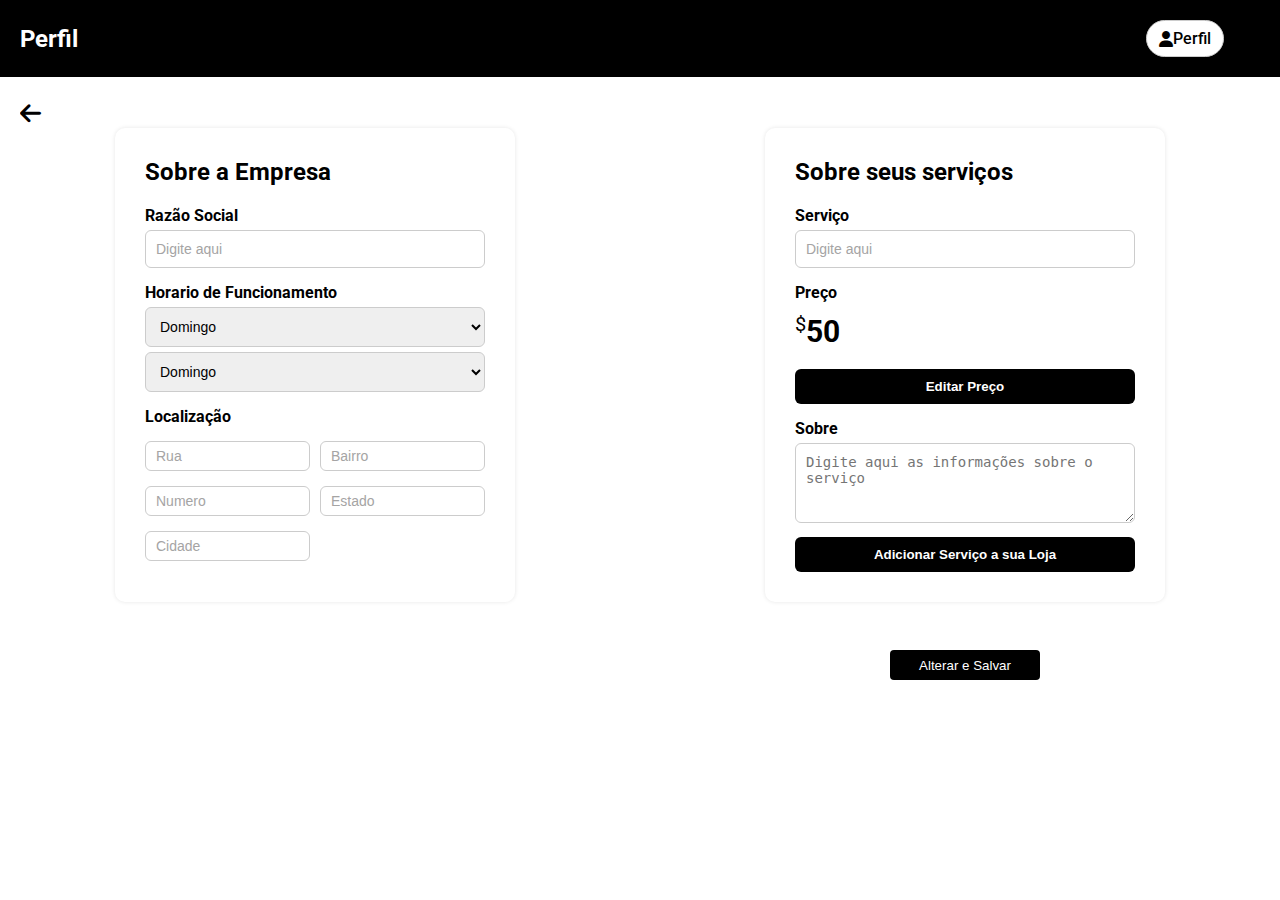
<file: perfil_barbearia.html>
<!DOCTYPE html>
<html lang="en">
  <head>
    <meta charset="UTF-8" />
    <meta name="viewport" content="width=device-width, initial-scale=1.0" />
    <title>Meu Perfil</title>
    <link rel="stylesheet" href="index.css" />
    <link
      rel="shortcut icon"
      href="images/logo_barbertech.jpg"
      type="image/x-icon"
    />
    <link
      rel="stylesheet"
      href="https://cdnjs.cloudflare.com/ajax/libs/font-awesome/6.7.2/css/all.min.css"
      integrity="sha512-Evv84Mr4kqVGRNSgIGL/F/aIDqQb7xQ2vcrdIwxfjThSH8CSR7PBEakCr51Ck+w+/U6swU2Im1vVX0SVk9ABhg=="
      crossorigin="anonymous"
      referrerpolicy="no-referrer"
    />
  </head>
  <body>
    <nav class="nav">
      <div class="nav-left">
        <p>Perfil</p>
      </div>
      <div class="nav-right">
        <div
          class="pag_inicial-profile-container"
          id="pag_inicial-profileContainer"
        >
          <div
            class="pag_inicial-profile-button"
            id="pag_inicial-profileButton"
          >
            <i class="fa-solid fa-user"></i>
            <span>Perfil</span>
          </div>
          <div class="pag_inicial-dropdown" id="pag_inicial-dropdownMenu">
            <a href="perfil">Meu Perfil</a>
            <a href="#">Configurações</a>
            <a href="index.html">Sair</a>
          </div>
        </div>
      </div>
    </nav>
    <nav class="nav">
      <div class="nav-left">
        <p>Perfil</p>
      </div>
      <div class="nav-right">
        <div
          class="pag_inicial-profile-container"
          id="pag_inicial-profileContainer"
        >
          <div
            class="pag_inicial-profile-button"
            id="pag_inicial-profileButton"
          >
            <i class="fa-solid fa-user"></i>
            <span>Perfil</span>
          </div>
          <div class="pag_inicial-dropdown" id="pag_inicial-dropdownMenu">
            <a href="perfil">Meu Perfil</a>
            <a href="#">Configurações</a>
            <a href="index.html">Sair</a>
          </div>
        </div>
      </div>
    </nav>

    <span class="back-button"
      ><a href="pag_inicial_barbeiro.html"
        ><i class="fa-solid fa-arrow-left"></i></a
    ></span>

    <div class="perfil-container">
      <div class="card empresa">
        <h2>Sobre a Empresa</h2>
        <label for="razao">Razão Social</label>
        <input type="text" id="razao" placeholder="Digite aqui" />

        <label>Horario de Funcionamento</label>
        <select>
          <option>Domingo</option>
          <option>Segunda</option>
          <option>Terca</option>
          <option>Quarta</option>
          <option>Quinta</option>
          <option>Sexta</option>
          <option>Sabado</option>
        </select>
        <select>
          <option>Domingo</option>
          <option>Segunda</option>
          <option>Terca</option>
          <option>Quarta</option>
          <option>Quinta</option>
          <option>Sexta</option>
          <option>Sabado</option>
        </select>

        <label>Localização</label>
        <div class="loc-grid">
          <input type="text" placeholder="Rua" />
          <input type="text" placeholder="Bairro" />
          <input type="text" placeholder="Numero" />
          <input type="text" placeholder="Estado" />
          <input type="text" placeholder="Cidade" />
        </div>
      </div>

      <div class="card servico">
        <h2>Sobre seus serviços</h2>
        <label for="servico">Serviço</label>
        <input type="text" id="servico" placeholder="Digite aqui" />

        <label>Preço</label>
        <div class="preco"><span>$</span><strong>50</strong></div>
        <button class="btn">Editar Preço</button>

        <label>Sobre</label>
        <textarea
          placeholder="Digite aqui as informações sobre o serviço"
        ></textarea>

        <button class="btn">Adicionar Serviço a sua Loja</button>
      </div>
    </div>

    <button class="salvar">Alterar e Salvar</button>
  </body>
</html>
</file>
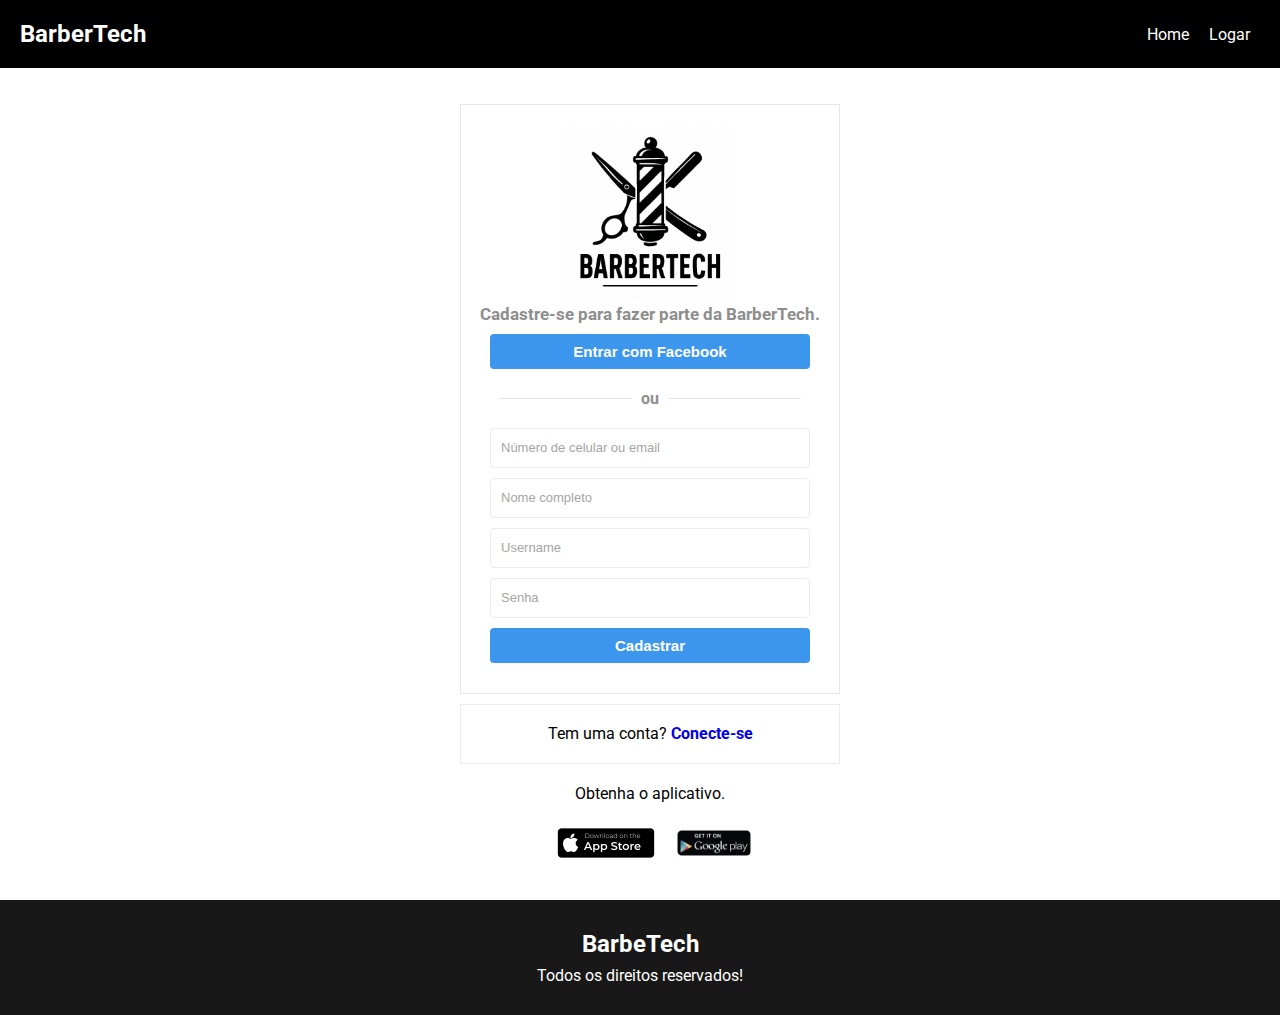
<file: signup.html>
<!DOCTYPE html>
<html lang="pt-br">
  <head>
    <meta charset="UTF-8" />
    <meta http-equiv="X-UA-Compatible" content="ie=edge" />
    <meta name="viewport" content="width=device-width, initial-scale=1.0" />
    <link rel="stylesheet" href="index.css" />
    <link
      rel="shortcut icon"
      href="images/logo_barbertech.jpg"
      type="image/x-icon"
    />
    <title>Faça seu cadastro</title>
  </head>
  <body>
    <div id="signup-wrapper">
      <nav class="nav">
        <div class="nav-left">
          <p>BarberTech</p>
        </div>
        <div class="nav-right">
          <a href="index.html">Home</a>
          <a href="login.html">Logar</a>
        </div>
      </nav>
      <div id="signup-container-signup">
        <div class="signup-column">
          <div class="signup-login-panel">
            <div class="signup-logo">
              <img
                class="signup-logo-img"
                src="images/logo_barbertech.jpg"
                alt="logo da barbertech"
              />
            </div>

            <div class="signup-message">
              <span>Cadastre-se para fazer parte da BarberTech.</span>
            </div>

            <button class="signup-cta-button">Entrar com Facebook</button>

            <div class="signup-divisor-container">
              <div class="signup-line"></div>
              <div class="signup-divisor-tag">ou</div>
              <div class="signup-line"></div>
            </div>

            <form>
              <input
                placeholder="Número de celular ou email"
                type="email"
                name="email"
              />
              <input placeholder="Nome completo" type="email" name="name" />
              <input placeholder="Username" type="email" name="username" />
              <input placeholder="Senha" type="password" name="password" />

              <button class="signup-cta-button">Cadastrar</button>
            </form>
          </div>

          <div class="signup-infobox">
            <p>Tem uma conta? <a href="login.html">Conecte-se</a></p>
          </div>

          <div class="signup-get-app-panel">
            Obtenha o aplicativo.
            <div class="signup-app-buttons">
              <a href="#">
                <img src="images/appstore.jpg" alt="Baixe na AppStore" />
              </a>
              <a href="#">
                <img src="images/googleplay.png" alt="Baixe no Googleplay" />
              </a>
            </div>
          </div>
        </div>
      </div>

      <footer>
        <h3><a href="#">BarbeTech</a></h3>
        <p>Todos os direitos reservados!</p>
      </footer>
    </div>
  </body>
</html>
</file>
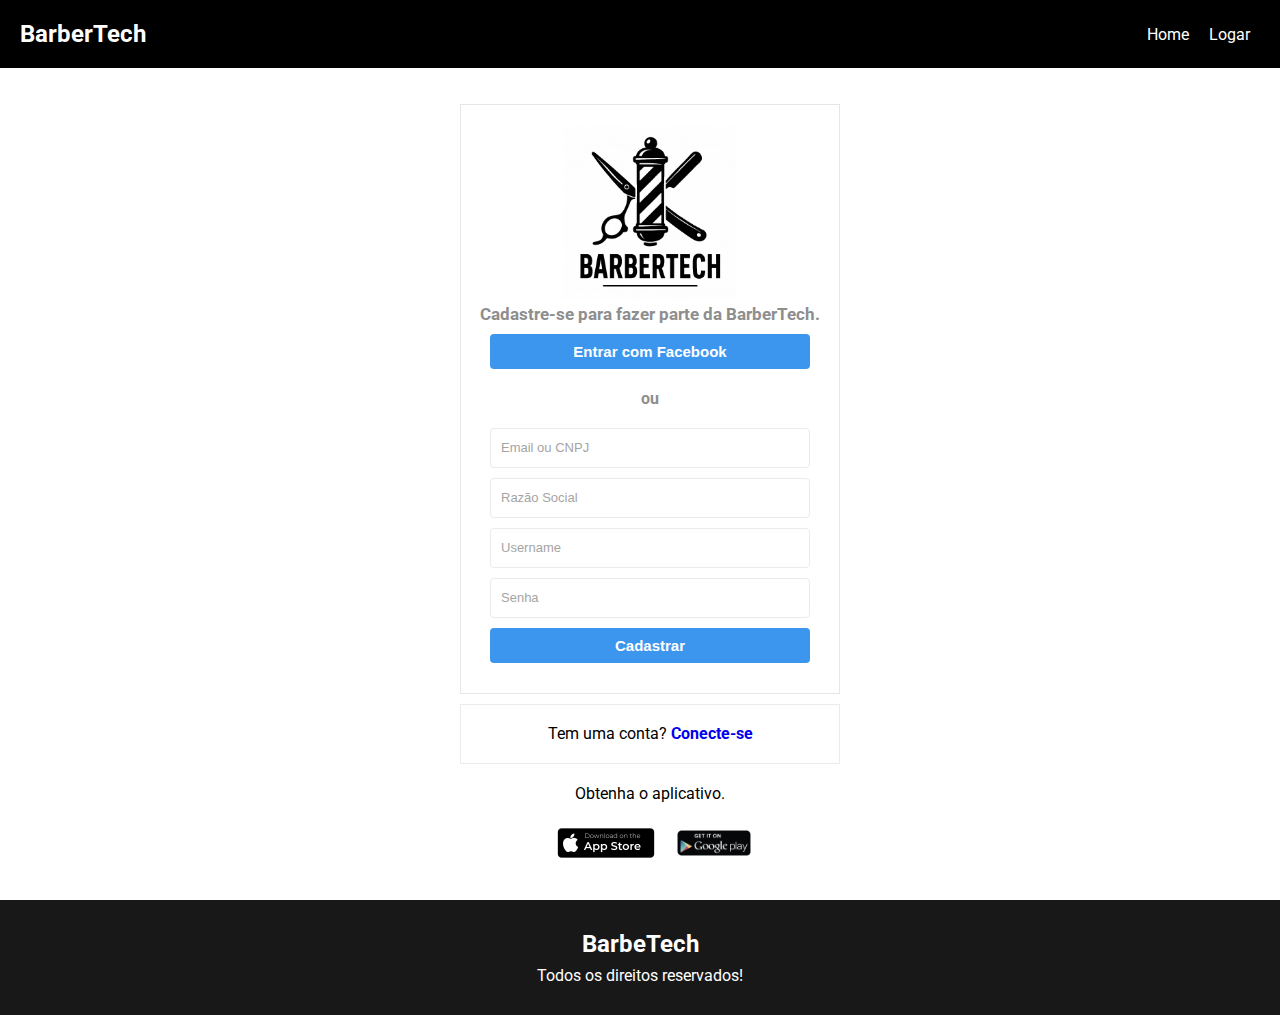
<file: signup_barbeiro.html>
<!DOCTYPE html>
<html lang="pt-br">
  <head>
    <meta charset="UTF-8" />
    <meta http-equiv="X-UA-Compatible" content="ie=edge" />
    <meta name="viewport" content="width=device-width, initial-scale=1.0" />
    <link rel="stylesheet" href="index.css" />
    <link
      rel="shortcut icon"
      href="images/logo_barbertech.jpg"
      type="image/x-icon"
    />
    <title>Faça seu cadastro</title>
  </head>
  <body>
    <div id="signup-wrapper">
      <nav class="nav">
        <div class="nav-left">
          <p>BarberTech</p>
        </div>
        <div class="nav-right">
          <a href="index.html">Home</a>
          <a href="login_babeiro.html">Logar</a>
        </div>
      </nav>
      <div id="signup-container-signup">
        <div class="signup-column">
          <div class="signup-login-panel">
            <form action="">
            <div class="signup-logo">
              <img
                class="signup-logo-img"
                src="images/logo_barbertech.jpg"
                alt="logo da barbertech"
              />
            </div>

            <div class="signup-message">
              <span>Cadastre-se para fazer parte da BarberTech.</span>
            </div>

            <button class="signup-cta-button">Entrar com Facebook</button>

            <div class="signup-divisor-container">
              <div class="signup-line"></div>
              <div class="signup-divisor-tag">ou</div>
              <div class="signup-line"></div>
            </div>
              <input
                placeholder="Email ou CNPJ"
                type="email"
                name="email"
              />
              <input placeholder="Razão Social" type="email" name="name" />
              <input placeholder="Username" type="email" name="username" />
              <input placeholder="Senha" type="password" name="password" />

              <button class="signup-cta-button">Cadastrar</button>
          
          </div>

          <div class="signup-infobox">
            <p>Tem uma conta? <a href="login_babeiro.html">Conecte-se</a></p>
          </div>
          </form> 
          <div class="signup-get-app-panel">
            Obtenha o aplicativo.
            <div class="signup-app-buttons">
              <a href="#">
                <img src="images/appstore.jpg" alt="Baixe na AppStore" />
              </a>
              <a href="#">
                <img src="images/googleplay.png" alt="Baixe no Googleplay" />
              </a>
            </div>
          </div>
        </div>
      </div>

      <footer>
        <h3><a href="#">BarbeTech</a></h3>
        <p>Todos os direitos reservados!</p>
      </footer>
    </div>
  </body>
</html>
</file>
<file: index.css>
@import url("https://fonts.googleapis.com/css2?family=Roboto:ital,wght@0,100..900;1,100..900&display=swap");
@import url("https://fonts.googleapis.com/css2?family=Ultra&display=swap");

/* Reset e base */
* {
  margin: 0;
  padding: 0;
  outline: 0;
  box-sizing: border-box;
}

html {
  scroll-behavior: smooth;
}

body {
  font-family: "Roboto", sans-serif;
}

a {
  text-decoration: none;
}

.text a {
  font-size: 14px;
  color: #ddd;
}

.nav {
  background-color: #000;
  padding: 20px;
  display: flex;
  justify-content: space-between;
  align-items: center;
  position: fixed;
  top: 0;
  left: 0;
  width: 100%;
  z-index: 1;
}

.nav-left {
  color: #fff;
  font-size: 24px;
  font-weight: bold;
}
.nav-right {
  display: flex;
  align-items: center;
}
.nav-right a {
  color: #fff;
  transition: color 0.2s ease;
  margin: 0 10px;
}
.nav-right a:hover {
  color: #ccc;
}

/* INDEX.HTML */
.index-main {
  width: 100%;
  height: 100vh;
  background: #000 url("./images/barbearia02.png") no-repeat left center;
  background-size: fill;
  display: flex;
  align-items: center;
  padding-left: 10%;
}
.index-main h1 {
  color: #fff;
  font-size: 54px;
}
.index-main p {
  font-size: 24px;
  font-style: italic;
  color: #1e96fc;
  margin: 10px 0 35px;
}

.index-call-to-action {
  cursor: pointer;
  background-color: #fff;
  border: 0;
  padding: 14px;
  font-size: 18px;
  font-weight: bold;
  transition: 0.9s;
}
.index-call-to-action:hover {
  transform: scale(1.1);
}

.index-about {
  background-color: #fff;
  width: 100%;
  padding: 80px 10%;
  height: 100vh;
  display: flex;
  align-items: center;
  justify-content: space-between;
  text-align: justify;
}
.index-about div {
  max-width: 50%;
  padding-right: 40px;
}
.index-about div h2 {
  font-size: 32px;
  margin-bottom: 14px;
}
.index-about img {
  max-width: 600px;
  border-radius: 8px;
}

.index-barbeiros {
  width: 100%;
  padding: 80px 0;
  display: flex;
  flex-direction: column;
  align-items: center;
  justify-content: center;
}
.index-barbeiros h2 {
  font-size: 32px;
  margin: 20px 0 8px;
}
.index-barbeiros p {
  margin-bottom: 40px;
  font-style: italic;
}

.index-barbeiros-list {
  display: flex;
  margin-bottom: 20px;
  width: 300px;
  height: 20rem;
  flex-wrap: nowrap;
  justify-content: center;
}
.index-barbeiros-list img {
  width: 100%;
  margin: 10px;
  border-radius: 10px;
  object-fit: cover;
  transition: opacity 0.3s;
}
.index-barbeiros-list img:hover {
  opacity: 0.8;
}

.index-action {
  background-color: #181818;
  border: 0;
  padding: 12px 28px;
  border-radius: 4px;
  font-size: 18px;
  color: #fff;
  margin-top: 18px;
  cursor: pointer;
}

/* LOGIN & SIGNUP */
#login-wrapper,
#signup-wrapper {
  height: 100vh;
}

#login-container,
#signup-container-signup {
  margin: 0 auto;
  display: flex;
  align-items: center;
  min-height: 100%;
}

#login-container {
  width: 800px;
}
#signup-container-signup {
  max-width: 400px;
}

.login-column,
.signup-column {
  flex-grow: 1;
  width: 50%;
}

.signup-column {
  padding-left: 0px;
  margin-top: 90px;
}

.login-left {
  background: url("./images/celular01.png") center/450px no-repeat;
  height: 600px;
  margin-bottom: 50px;
}
.login-right,
.signup-column {
  padding-left: 20px;
}

.login-login-panel,
.signup-login-panel {
  background-color: #fff;
  border: 1px solid #e6e6e6;
  text-align: center;
  padding: 20px 0;
}
.login-logo-img,
.signup-logo-img {
  width: 175px;
}

form {
  display: flex;
  flex-direction: column;
  align-items: center;
}
input[type="password"],
input[type="email"] {
  width: 320px;
  height: 40px;
  padding: 10px;
  font-size: 13px;
  background: #fff;
  border: 1px solid #eceaea;
  border-radius: 4px;
  color: #000;
  margin-top: 10px;
}
input::placeholder {
  color: rgb(165, 164, 164);
}
input:focus {
  border: 1px solid #a1a1a1;
}

.login-entrar button,
.signup-cta-button {
  width: 320px;
  height: 35px;
  background-color: #3c96ed;
  border: 0;
  border-radius: 4px;
  color: #fff;
  font-size: 15px;
  font-weight: bold;
  margin: 10px 0;
  cursor: pointer;
}

.login-entrar button a {
  text-decoration: none;
  color: #fff;
}

.login-infobox,
.signup-infobox {
  background-color: #fff;
  height: 60px;
  border: 1px solid #eceaea;
  margin: 10px auto 0;
  display: flex;
  justify-content: center;
  align-items: center;
}
.login-infobox p,
.signup-infobox p a {
  user-select: none;
  font-weight: bold;
}

.login-get-app-panel,
.signup-get-app-panel {
  margin-top: 20px;
  text-align: center;
}
.login-app-buttons img,
.signup-app-buttons img {
  height: 80px;
  padding: 0 2px;
}

.signup-message span {
  font-size: 17px;
  font-weight: bold;
  line-height: 20px;
  color: #8e8e8e;
  text-align: center;
}
.signup-divisor-container {
  display: flex;
  justify-content: center;
  align-items: center;
  margin: 10px 0;
}
.signup-line {
  height: 1px;
  background-color: #e6e6e6;
  width: 35%;
}
.signup-divisor-tag {
  font-weight: bold;
  margin: 0 2.5%;
  color: #8e8e8e;
}

/* PAG_INICIAL */
.pag_inicial-container_inicial {
  display: flex;
  padding-top: 8rem;
  max-height: 100vh;
  flex-wrap: nowrap;
  gap: 25px;
}
.pag_inicial-profile-container {
  position: relative;
  display: inline-block;
}
.pag_inicial-profile-button {
  display: flex;
  align-items: center;
  background-color: #fff;
  border: 1px solid #ccc;
  border-radius: 30px;
  padding: 8px 12px;
  cursor: pointer;
  box-shadow: 0 2px 5px rgba(0, 0, 0, 0.1);
  margin-right: 36px;
  justify-content: space-between;
}
.pag_inicial-profile-button span {
  font-weight: 500;
}
.pag_inicial-dropdown {
  display: none;
  position: absolute;
  right: 0;
  margin-top: 8px;
  background-color: #fff;
  border: 1px solid #ddd;
  border-radius: 10px;
  box-shadow: 0 4px 8px rgba(0, 0, 0, 0.1);
  min-width: 150px;
  z-index: 10;
}
.pag_inicial-dropdown a {
  display: block;
  padding: 12px 16px;
  color: #333;
  border-bottom: 1px solid #eee;
}
.pag_inicial-dropdown a:last-child {
  border-bottom: none;
}
.pag_inicial-dropdown.show {
  display: block;
}

.sidebar {
  width: 300px;
  background: #fff;
  padding: 16px;
  border-radius: 8px;
  box-shadow: 0 0 4px rgba(0, 0, 0, 0.1);
  height: 500px;
  margin-top: 102px;
}

.sidebar h3 {
  margin: 16px 0 8px;
  font-size: 16px;
}

.sidebar .tag {
  display: inline-block;
  background: #e0e0e0;
  padding: 4px 8px;
  margin: 4px 4px 8px 0;
  border-radius: 12px;
  font-size: 12px;
}

.sidebar label {
  display: flex;
  align-items: center;
  margin-bottom: 8px;
  font-size: 14px;
}

.sidebar input[type="checkbox"] {
  margin-right: 8px;
  accent-color: #333;
}

.range-label {
  margin-top: 10px;
  font-size: 14px;
}

.pag_inicial-content {
  flex: 1;
  display: flex;
  flex-direction: column;
  gap: 20px;
}
.pag_inicial-pesquisa {
  display: flex;
  align-items: center;
  background: #fff;
  border-radius: 8px;
  box-shadow: 0 0 6px rgba(0, 0, 0, 0.1);
  width: 70%;
  padding: 12px;
  justify-content: space-between;
  margin: 0 auto;
}
.pag_inicial-pesquisa span {
  color: #666;
  margin-left: 10px;
  cursor: pointer;
}
.pag_inicial-pesquisa input {
  border: none;
  outline: none;
  font-size: 16px;
  width: 100%;
}

.pag_inicial-cards-grid {
  display: flex;
  gap: 7px;
  justify-content: space-evenly;
}
.pag_inicial-card {
  background: #fff;
  height: 280 px;
  border-radius: 8px;
  padding: 12px;
  box-shadow: 0 0 6px rgba(0, 0, 0, 0.1);
  cursor: pointer;
  width: 320px;
}
.pag_inicial-card img {
  width: 100%;
  height: 150px;
  border-radius: 4px;
  margin-bottom: 8px;
  object-fit: cover;
}
.pag_inicial-card h4 {
  font-size: 15px;
  margin-bottom: 4px;
}
.pag_inicial-card p {
  font-size: 13px;
  color: #333;
}

.pag_inicial-card:hover {
  box-shadow: 0 0 12px rgba(0, 0, 0, 0.2);
  transform: scale(1.05);
  transition: transform 0.3s ease-in-out;
}
.recomendados {
  margin-left: 60px;
}
.recomendados p {
  font-size: 16px;
  font-weight: bold;
}

/* PAG_INICIAL_BARBEIRO */

.barbeiro-agendamentos-container {
  display: flex;
  flex-wrap: wrap;
  justify-content: center;
  gap: 32px;
  margin-top: 40px;
}

.agendamentos-coluna {
  background-color: #fff;
  box-shadow: 0 0 6px rgba(0, 0, 0, 0.1);
  border-radius: 12px;
  padding: 16px;
  width: 250px;
}

.agendamentos-coluna select {
  width: 50%;
  padding: 1px;
  margin-bottom: 12px;
  border: 1px solid #ccc;
  border-radius: 4px;
  font-size: 12px;
  font-weight: bold;
}

.agendamentos-coluna h4 {
  font-size: 14px;
  margin-bottom: 12px;
  color: #333;
}

.agendamento-item {
  font-size: 13px;
  margin-bottom: 18px;
}

.agendamento-item i {
  margin-right: 6px;
  color: #333;
}

.agendamento-item p {
  margin: 4px 0;
  color: #333;
}

.agendamento-item small {
  color: #777;
  font-size: 12px;
}

/* Barbeiros */

.back-button {
  position: absolute;
  top: 100px;
  left: 20px;
  font-size: 24px;
  cursor: pointer;
}

.back-button a {
  color: #000;
  text-decoration: none;
}

.card-produto {
  display: flex;
  align-items: center;
  justify-content: center;
  margin-top: 9rem;
}

.card-header {
  margin-right: 5rem;
}

.card-body {
  display: flex;
  flex-direction: column;
  align-self: self-start;
}

.card-img img {
  width: 400px;
  height: 340px;
  object-fit: cover;
}

.card-preco {
  font-size: 40px;
  font-weight: bold;
  margin-top: 10px;
}

.card-info p {
  margin-top: 10px;
  font-size: 14px;
  color: #8e8e8e;
}

.card-data {
  display: flex;
  flex-direction: row;
  gap: 25px;
  margin-top: 10px;
}

.card-data input {
  width: 200px;
}

.card-footer {
  display: flex;
  flex-direction: column;
  gap: 25px;
  margin-top: 10px;
  align-items: flex-start;
}

.card-footer button {
  width: 425px;
  height: 35px;
  font-weight: bold;
  background-color: #000;
  color: white;
  border: none;
  border-radius: 8px;
  cursor: pointer;
  margin-top: 10px;
}

.card-descricao {
  border: 1px solid #e6e6e6;
  padding: 10px;
  width: 425px;
  height: 80px;
}

.avaliacoes {
  display: flex;
  flex-direction: column;
  gap: 25px;
  margin-top: 100px;
  align-items: center;
}

.avaliacoes-card {
  width: 300px;
  height: 200px;
  border: 1px solid #e6e6e6;
  padding: 10px;
  border-radius: 8px;
  box-shadow: 0 0 6px rgba(0, 0, 0, 0.1);
  display: flex;
  flex-direction: column;
  justify-content: space-evenly;
}

.avaliacoes-container {
  display: flex;
  flex-direction: row;
  gap: 25px;
}

.avaliacoes-info h2 {
  margin-bottom: 10px;
}

/*Meu perfil */

.container-perfil {
  display: flex;
  justify-content: center;
  gap: 200px;
  flex-wrap: wrap;
  margin-top: 10rem;
}

.aboutme {
  background: white;
  border-radius: 10px;
  box-shadow: 0 0 4px rgba(0, 0, 0, 0.1);
  padding: 30px;
  width: 400px;
}

.sobrevc {
  margin-bottom: 10px;
  font-weight: bold;
  border-bottom: 1px solid black;
}

.loc-grid {
  display: grid;
  grid-template-columns: repeat(2, 1fr);
  gap: 10px;
  margin-top: 10px;
}

.aboutme input[type="text"] {
  width: 100%;
  margin-bottom: 10px;
}

.aboutme input[type="text"],
.loc-grid input[type="text"] {
  height: 30px;
  border-radius: 3px;
  border: 1px solid #8e8e8e;
  padding: 5px;
}

.aboutme p {
  font-size: 18px;
  margin-bottom: 10px;
}

.agendamentos {
  background: white;
  border-radius: 10px;
  box-shadow: 0 0 4px rgba(0, 0, 0, 0.1);
  padding: 30px;
  width: 400px;
}

.agenda {
  margin-bottom: 10px;
  font-weight: bold;
  border-bottom: 1px solid black;
}

.card-agendamento {
  display: grid;
  grid-template-columns: repeat(1, 1fr);
  gap: 5px;
  margin-top: 10px;
}

.agendamentos .item {
  display: grid;
  grid-template-columns: repeat(2, 1fr);
  padding: 2px;
  margin-bottom: 15px;
  font-size: 10px;
}

.item .info {
  margin-left: 100px;
}

.botao {
  width: 150px;
  height: 30px;
  color: white;
  border: none;
  border-radius: 4px;
  background-color: #000;
  cursor: pointer;
  float: right;
  margin-right: 200px;
  margin-top: 100px;
}

.botao:active {
  transform: scale(0.9);
}

/* Perfil barbearia */

.perfil-container {
  display: flex;
  justify-content: center;
  gap: 250px;
  flex-wrap: wrap;
  margin-top: 8rem;
}

.card {
  background: white;
  border-radius: 10px;
  box-shadow: 0 0 4px rgba(0, 0, 0, 0.1);
  padding: 30px;
  width: 400px;
}

.card h2 {
  margin-bottom: 20px;
}

label {
  display: block;
  margin-top: 15px;
  font-weight: bold;
}

.card input[type="text"],
select,
textarea {
  width: 100%;
  padding: 10px;
  margin-top: 5px;
  border: 1px solid #ccc;
  border-radius: 6px;
  font-size: 14px;
  box-sizing: border-box;
}

textarea {
  resize: vertical;
  min-height: 80px;
}

.loc-grid {
  display: grid;
  grid-template-columns: repeat(2, 1fr);
  gap: 10px;
  margin-top: 10px;
}

.loc-grid input {
  margin-top: 0;
}

.preco {
  font-size: 30px;
  margin: 10px 0;
}

.preco span {
  font-size: 20px;
  vertical-align: super;
}

.btn {
  background: #000;
  color: white;
  border: none;
  padding: 10px;
  width: 100%;
  margin-top: 10px;
  border-radius: 6px;
  cursor: pointer;
  font-weight: bold;
}

.salvar {
  width: 150px;
  height: 30px;
  color: white;
  border: none;
  border-radius: 4px;
  background-color: #000;
  cursor: pointer;
  float: right;
  margin-right: 15rem;
  margin-top: 3rem;
}

/* Footer */
footer {
  width: 100%;
  background-color: #181818;
  padding: 30px;
  display: flex;
  flex-direction: column;
  justify-content: center;
  align-items: center;
  color: #fff;
}

footer h3 {
  font-size: 24px;
  margin-bottom: 8px;
  text-decoration: none;
}

footer p {
  margin: 0;
}

footer a {
  color: #fff;
  text-decoration: none;
}

/* Media Queries */

@media (max-width: 1470px) {
  .pag_inicial-container_inicial {
    display: flex;
    padding-top: 10rem;
    min-height: 100vh;
    gap: 10px;
    flex-wrap: nowrap;
  }
  .pag_inicial-card {
    background: #fff;
    height: 280 px;
    border-radius: 8px;
    padding: 12px;
    box-shadow: 0 0 6px rgba(0, 0, 0, 0.1);
    cursor: pointer;
    width: 200px;
  }

  .pag_inicial-cards-grid {
    display: flex;
    flex-wrap: wrap;
    width: 90%;
  }
  .sidebar {
    background: #fff;
    padding: 16px;
    border-radius: 8px;
    box-shadow: 0 0 4px rgba(0, 0, 0, 0.1);
    height: 500px;
    margin-top: 102px;
  }
  .pag_inicial-pesquisa {
    display: flex;
    align-items: center;
    background: #fff;
    border-radius: 8px;
    box-shadow: 0 0 6px rgba(0, 0, 0, 0.1);
    width: 70%;
    padding: 12px;
    margin-left: 50px;
  }
  .pag_inicial-pesquisa {
    display: flex;
    background: #fff;
    border-radius: 8px;
    box-shadow: 0 0 6px rgba(0, 0, 0, 0.1);
    width: 70%;
    padding: 12px;
    margin-left: 200px;
  }
  .aboutme,
  .agendamentos {
    height: 500px;
  }

  .agendamentos .item {
    margin-bottom: 5px;
  }

  .botao {
    position: sticky;
    float: right;
    margin-right: 60px;
    margin-top: 5rem;
  }
}

@media (max-width: 1050px) {
  .index-main h1 {
    font-size: 45px;
  }

  .index-main p {
    font-size: 18px;
  }

  .index-about {
    flex-direction: column;
    padding: 80px 0 0;
  }

  .index-about div {
    max-width: 80%;
  }

  .index-about div h2 {
    font-size: 32px;
  }

  .index-about img {
    width: 80%;
    margin-top: 30px;
  }

  .index-barbeiros-list img {
    width: 27.5%;
  }

  footer h3 {
    font-size: 24px;
    margin-bottom: 8px;
  }

  footer p {
    margin: 0;
  }
  .index-barbeiros-list {
    display: flex;
    height: 20rem;
    flex-wrap: nowrap;
    justify-content: center;
  }
  .pag_inicial-cards-grid {
    display: flex;
    flex-wrap: nowrap;
    width: 95%;
  }

  .aboutme,
  .agendamentos {
    width: 90%;
  }

  .agendamentos .item {
    margin-bottom: -15px;
  }

  .item h3 {
    font-size: 15px;
  }

  .botao {
    position: sticky;
    float: right;
    margin-right: 30px;
    margin-top: 5rem;
  }

  .barbeiro-agendamentos-container {
    display: flex;
    flex-wrap: nowrap;
    gap: 32px;
    margin-top: 40px;
    width: 90%;
  }
  .pag_inicial-pesquisa {
    display: flex;
    background: #fff;
    border-radius: 8px;
    box-shadow: 0 0 6px rgba(0, 0, 0, 0.1);
    width: 70%;
    padding: 12px;
    margin-left: 150px;
  }

  .perfil-container {
    display: flex;
    justify-content: center;
    gap: 120px;
    flex-wrap: nowrap;
    margin-top: 8rem;
  }

  .salvar {
    margin-right: 3rem;
  }
}

@media (max-width: 1024px) {
  .index-barbeiros-list {
    display: flex;
    /* margin-bottom: 20px; */
    height: 20rem;
    flex-wrap: nowrap;
    justify-content: center;
    width: 60rem;
  }
}

@media (max-width: 850px) {
  .login-left {
    display: none;
  }

  #login-container {
    width: 70%;
  }

  .login-right {
    padding-left: 0;
  }

  .agendamentos .item {
    font-size: 12px;
    margin-bottom: -5px;
  }

  .agendamentos .info {
    margin-left: 80px;
  }
}

@media (max-width: 768px) {
  .container_inicial {
    flex-direction: column;
  }
  .pag_inicial-pesquisa {
    width: 100%;
  }

  .sidebar {
    display: none;
  }
  .index-barbeiros-list {
    display: flex;
    /* margin-bottom: 20px; */
    height: 20rem;
    flex-wrap: nowrap;
    justify-content: center;
    max-width: fit-content;
  }

  .pag_inicial-pesquisa {
    width: 80%;
    align-items: center;
    margin: 0 auto;
  }

  .pag_inicial-cards-grid {
    margin: 0 auto;
    display: flex;
    width: 89%;
  }
  .recomendados {
    padding-left: 5px;
  }
}

@media (max-width: 560px) {
  #login-container,
  #signup-container-signup {
    width: 90%;
  }

  input[type="password"],
  input[type="text"],
  input[type="submit"],
  .signup-cta-button {
    width: 85%;
  }

  .signup-message {
    margin-top: 10px 25px;
  }
}

@media (max-width: 435px) {
  .index-about img {
    width: 90%;
    margin-bottom: 70px;
  }

  .perfil-container {
    display: flex;
    justify-content: center;
    gap: 70px;
    margin-top: 9rem;
    flex-direction: column;
    align-items: center;
  }

  .recomendados {
    padding-left: 2px;
    margin-left: 10px;
  }

  .index-about {
    flex-direction: column;
    padding: 80px 0 0;
    display: flex;
    justify-content: center;
  }
  .index-barbeiros-list {
    display: flex;
    width: 25rem;
    height: 10rem;
    flex-wrap: nowrap;
    justify-content: center;
    flex-direction: row;
  }
  .index-barbeiros {
    height: 100vh;
  }

  .form {
    display: flex;
    flex-direction: column;
    align-items: center;
    height: 34rem;
  }

  .signup-column {
    padding-left: 0px;
    margin-top: 90px;
  }
  .sidebar {
    display: none;
  }
  .pag_inicial-pesquisa {
    width: 80%;
    align-items: center;
    margin: 0 auto;
  }
  .pag_inicial-cards-grid {
    margin: 0 auto;
    display: flex;
    width: 100%;
    flex-wrap: wrap;
    align-content: flex-end;
  }

  .card-produto {
    display: grid;
    grid-template-columns: repeat(1, 1fr);
    gap: 10px;
    width: 100%;
    justify-items: center;
  }

  .card-header {
    margin-right: 0;
  }

  .avaliacoes-container {
    display: flex;
    flex-direction: column;
    gap: 25px;
  }

  .card-data {
    display: flex;
    flex-direction: row;
    gap: 10px;
    margin-top: 10px;
    justify-content: center;
  }

  .card-body {
    width: 95%;
  }

  .card-footer {
    flex-direction: column;
    gap: 10px;
    margin-top: 10px;
    /* align-items: flex-start; */
  }

  .card-footer button {
    width: 405px;
  }

  .card-descricao {
    width: 405px;
    height: 90px;
  }

  .container-perfil {
    display: grid;
    grid-template-columns: repeat(1, 1fr);
    gap: 10px;
    width: 100%;
    justify-items: center;
  }

  .botao {
    position: sticky;
    float: right;
    margin-right: 20px;
    margin-bottom: 50px;
  }

  .barbeiro-agendamentos-container {
    display: flex;
    gap: 32px;
    margin-top: 40px;
    width: 90%;
    flex-direction: column;
    align-items: center;
  }
}

@media (max-width: 385px) {
  .pag_inicial-cards-grid {
    margin: 0 auto;
    display: flex;
    width: 100%;
    flex-wrap: wrap;
  }
  .pag_inicial-card {
    background: #fff;
    height: 280 px;
    border-radius: 8px;
    padding: 12px;
    box-shadow: 0 0 6px rgba(0, 0, 0, 0.1);
    cursor: pointer;
    width: 350px;
  }

  .card-header {
    width: 200px;
    display: flex;
    justify-content: center;
    margin: 0 auto;
  }

  .card-body {
    width: 350px;
  }

  .card-data input {
    width: 175px;
  }
  .card-data {
    display: flex;
    flex-direction: row;
    margin-top: 10px;
    justify-content: center;
  }
  .card-img img {
    width: 350px;
    height: 340px;
    object-fit: cover;
  }
  .card-footer button {
    width: 350px;
  }

  .card-descricao {
    width: 350px;
    height: 85px;
  }
}
</file>
